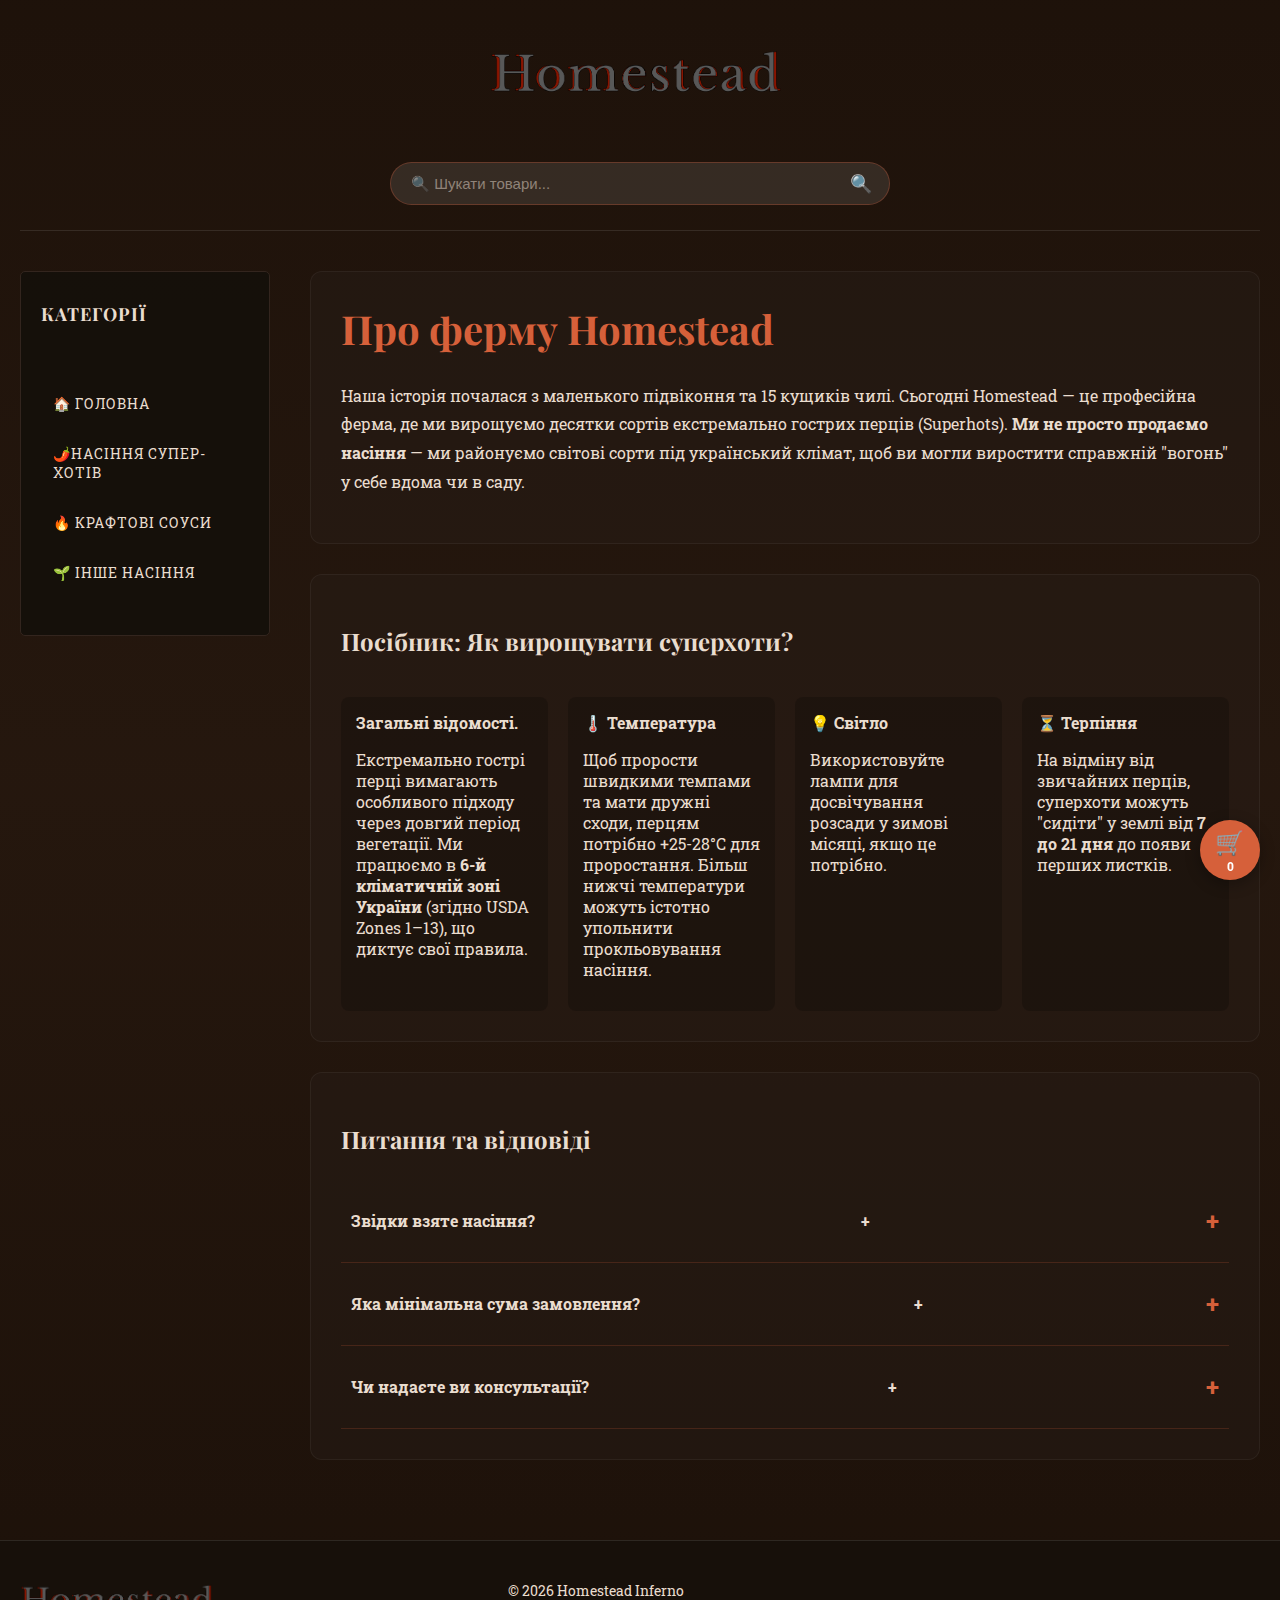
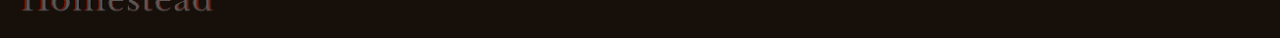
<file: faq.html>
<!DOCTYPE html>
<html lang="uk">
<head>
    <meta charset="UTF-8">
    <meta name="viewport" content="width=device-width, initial-scale=1.0">
    <title>FAQ та Історія - Homestead</title>
    <title>FAQ: Як вирощувати гострий перець та відповіді на питання — Homestead</title>
    <meta name="description" content="Дізнайтеся, як вирощувати екстремально гострі перці з насіння. Інструкції, поради щодо температури, світла та відповіді на часті питання від ферми Homestead Inferno.">
    <meta name="keywords" content="вирощування перцю з насіння, як виростити гострий перець, насіння гострого перцю поради, Homestead FAQ, доставка насіння по Україні">
    <script type="application/ld+json">
    {
      "@context": "https://schema.org",
      "@type": "FAQPage",
      "mainEntity": [{
        "@type": "Question",
        "name": "Звідки взяте насіння перцю?",
        "acceptedAnswer": {
          "@type": "Answer",
          "text": "Усе наше насіння зібране із власно вирощених рослин на фермі Homestead. Ми не займаємося перефасовкою, наше насіння — результат локальної селекції та районування."
        }
      }, {
        "@type": "Question",
        "name": "Яка мінімальна сума замовлення насіння?",
        "acceptedAnswer": {
          "@type": "Answer",
          "text": "Мінімальної суми замовлення немає. Ви можете замовити навіть одну позицію, враховуючи вартість доставки Новою Поштою (80-140 грн)."
        }
      }]
    }
    </script>
    <link href="https://fonts.googleapis.com/css2?family=Playfair+Display:wght@700&family=Roboto+Slab:wght@300;400;700&display=swap" rel="stylesheet">
    <link rel="stylesheet" href="style.css">

    <link rel="apple-touch-icon" sizes="57x57" href="apple-icon-57x57.png">
<link rel="apple-touch-icon" sizes="60x60" href="apple-icon-60x60.png">
<link rel="apple-touch-icon" sizes="72x72" href="apple-icon-72x72.png">
<link rel="apple-touch-icon" sizes="76x76" href="apple-icon-76x76.png">
<link rel="apple-touch-icon" sizes="114x114" href="apple-icon-114x114.png">
<link rel="apple-touch-icon" sizes="120x120" href="apple-icon-120x120.png">
<link rel="apple-touch-icon" sizes="144x144" href="apple-icon-144x144.png">
<link rel="apple-touch-icon" sizes="152x152" href="apple-icon-152x152.png">
<link rel="apple-touch-icon" sizes="180x180" href="apple-icon-180x180.png">
<link rel="icon" type="image/png" sizes="192x192"  href="android-icon-192x192.png">
<link rel="icon" type="image/png" sizes="32x32" href="favicon-32x32.png">
<link rel="icon" type="image/png" sizes="96x96" href="favicon-96x96.png">
<link rel="icon" type="image/png" sizes="16x16" href="favicon-16x16.png">
<link rel="manifest" href="manifest.json">
<meta name="msapplication-TileColor" content="#ffffff">
<meta name="msapplication-TileImage" content="ms-icon-144x144.png">
<meta name="theme-color" content="#ffffff">
    
    <style>
body {
            margin: 0;
            font-family: 'Roboto Slab', serif;
            color: var(--text-color);
        }
        /* Додаткові налаштування саме для FAQ, щоб все було чітко */
        .content-box {
            background: rgba(40, 30, 25, 0.4); /* Такий самий фон, як у карток товарів */
            border-radius: 12px;
            border: 1px solid rgba(255,255,255,0.05);
            padding: 30px;
            margin-bottom: 30px;
        }

        .content-box h2 {
            font-family: 'Playfair Display', serif;
            color: var(--primary-orange);
            border-bottom: 2px solid var(--primary-orange);
            display: inline-block;
            margin-bottom: 20px;
            padding-bottom: 5px;
        }

        .faq-item {
            border-bottom: 1px solid rgba(214, 96, 58, 0.2);
            padding: 15px 0;
        }

        .faq-question {
            font-weight: 700;
            color: var(--text-color);
            cursor: pointer;
            display: flex;
            justify-content: space-between;
            transition: 0.3s;
        }

        .faq-question:hover {
            color: var(--primary-orange);
        }

        .faq-answer {
            margin-top: 10px;
            display: none;
            color: #ccc;
            line-height: 1.6;
            font-weight: 300;
        }

        .step-grid {
            display: grid;
            grid-template-columns: repeat(auto-fit, minmax(200px, 1fr));
            gap: 20px;
            margin-top: 15px;
        }

        .step {
            background: rgba(0,0,0,0.2);
            padding: 15px;
            border-radius: 8px;
            border-left: 3px solid var(--primary-orange);
        }
         .logo-small {
            max-width: 300px;
            display: block;
            margin: 10 10 10;
        }
        /* --- БІЧНЕ МЕНЮ --- */
        .sidebar {
            background: var(--sidebar-bg);
            padding: 30px 20px;
            border-radius: 5px;
            height: fit-content;
           /* position: sticky;*/
            top: 20px;
            border: 1px solid #33251e;
        }

        .sidebar h3 {
            font-family: 'Playfair Display', serif;
            color: var(--primary-orange);
            text-transform: uppercase;
            margin-bottom: 20px;
            border-bottom: 1px solid var(--primary-orange);
            padding-bottom: 10px;
        }

        .sidebar nav ul {
            list-style: none;
            padding: 0;
            margin: 0;
        }

        .sidebar nav ul li {
            margin-bottom: 15px;
        }

        .sidebar nav ul li a {
            text-decoration: none;
            color: var(--text-color);
            text-transform: uppercase;
            font-size: 14px;
            letter-spacing: 1px;
            transition: 0.3s;
            display: block;
        }

        .sidebar nav ul li a:hover {
            color: var(--primary-orange);
            padding-left: 5px;
        }
    </style>
</head>
<body>

<div class="overlay">
    <div class="container">
        <header>
            <a href="index.html">
                <img src="homesteadlogo.png" alt="Homestead Logo" class="logo-small">
            </a>
            <!-- 🔍 БЛОК ПОШУКУ -->
    <div class="search-container" style="margin-top: 20px;">
        <input 
            type="text" 
            id="search-input" 
            placeholder="🔍 Шукати товари..."
            autocomplete="off"
        >
        <span class="search-icon">🔍</span>
        <div id="search-results"></div>
    </div>

        </header>

        <div class="main-layout">
             <aside class="sidebar">
                    <h3>Категорії</h3>
                    <nav>
                        <ul>
                            <li><a href="index.html">🏠 Головна</a></li>
                            <li><a href="seedsandseedlings.html">🌶️Насіння супер-хотів</a></li>
                            <li><a href="sauses.html">🔥 Крафтові Соуси</a></li>
                            <li><a href="otherseeds.html">🌱 Інше насіння</a></li>
                <!--        <li><a href="tomatos.html">🍅 Помідори</a></li> 
                            <li><a href="#">🌿 Спеції</a></li>
                            <li><a href="#">Сушений перець</a></li>                       -->
                        </ul>
                    </nav>
                </aside>

            <main>
                <article class="content-box">
                    <h1>Про ферму Homestead</h1>
                    <p style="line-height: 1.8;">Наша історія почалася з маленького підвіконня та 15 кущиків чилі. Сьогодні Homestead — це професійна ферма, де ми вирощуємо десятки сортів екстремально гострих перців (Superhots). 
                        <strong>Ми не просто продаємо насіння</strong> — ми районуємо світові сорти під український клімат, щоб ви могли виростити справжній "вогонь" у себе вдома чи в саду.</p>
                </article>

                <section class="content-box">
                    <h2>Посібник: Як вирощувати суперхоти?</h2>
                    <div class="step-grid">
                        <div class="step">
                            <strong style="color:var(--primary-orange)">Загальні відомості.</strong>
                            <p>Екстремально гострі перці вимагають особливого підходу через довгий період вегетації. Ми працюємо в <strong>6-й кліматичній зоні України</strong> (згідно USDA Zones 1–13), що диктує свої правила.</p>
                        </div>
                        <div class="step">
                            <strong style="color:var(--primary-orange)">🌡️ Температура</strong>
                            <p>Щоб прорости швидкими темпами та мати дружні сходи, перцям потрібно +25-28°C для проростання. Більш нижчі температури можуть істотно упольнити прокльовування насіння.</p>
                        </div>
                        <div class="step">
                            <strong style="color:var(--primary-orange)">💡 Світло</strong>
                            <p>Використовуйте лампи для досвічування розсади у зимові місяці, якщо це потрібно.</p>
                        </div>
                        <div class="step">
                            <strong style="color:var(--primary-orange)">⏳ Терпіння</strong>
                            <p>На відміну від звичайних перців, суперхоти можуть "сидіти" у землі від <strong>7 до 21 дня</strong> до появи перших листків.</p>
                        </div>
                    </div>
                </section>

                <section class="content-box">
                    <h2>Питання та відповіді</h2>
                    
                    <div class="faq-item">
                        <div class="faq-question" onclick="toggleFaq(this)">Звідки взяте насіння? <span>+</span></div>
                        <div class="faq-answer">Усе насіння — це наш власний збір. Ми відбираємо насіння тільки з найкращих плодів та найсильніших фенотипів. Це гарантує відповідність сорту та високу схожість.</div>
                    </div>

                    <div class="faq-item">
                        <div class="faq-question" onclick="toggleFaq(this)">Яка мінімальна сума замовлення? <span>+</span></div>
                        <div class="faq-answer">Ми цінуємо кожного садівника, тому <strong>мінімального замовлення немає</strong>. Ви можете придбати хоч один пакетик насіння або пляшку соусу. Доставка здійснюється Новою Поштою за тарифами перевізника.</div>
                    </div>
                    <div class="faq-item">
                        <div class="faq-question" onclick="toggleFaq(this)">Чи надаєте ви консультації? <span>+</span></div>
                        <div class="faq-answer">
                            Так! Після покупки ми не залишаємо вас наодинці з насінням. Ви завжди можете написати нам на пошту за порадою.
                        </div>
                </section>
            </main>
        </div>
    </div>
</div>

<footer>
    <div class="container footer-content">
        <img src="homesteadlogo.png" alt="Homestead" class="footer-logo-img">
        <div class="footer-contacts">
            <span>© 2026 Homestead Inferno</span>
        </div>
    </div>
</footer>

<a href="#" class="floating-cart" onclick="openCheckout(); return false;">
    <span class="cart-icon">🛒</span>
    <span id="cart-count">0</span>
</a>

<div id="checkoutModal" class="modal">
    <div class="modal-box">
        <span class="close-btn" onclick="closeCheckout()">&times;</span>
        <div id="modal-main-content">
             </div>
        <div id="success-msg"></div>
    </div>
</div>
<!--ВІКНО ЗАПОВНЕННЯ ЗАМОВЛЕНЬ-->

<div id="checkoutModal" class="modal">
    <div class="modal-box">
        <span class="close-btn" onclick="closeCheckout()">&times;</span>
        
        <div id="modal-main-content">
            <div class="form-side">
                <h2 style="color: var(--primary-orange); margin-top:0;">Оформлення</h2>
                <div class="form-group">
                    <label>Прізвище Ім'я По-батькові</label>
                    <input type="text" id="cust-name"name="name" autocomplete="name">
                </div>
                <div class="form-group">
                    <label>Телефон</label>
                    <input type="tel" id="cust-phone" name="phone" autocomplete="tel" placeholder="+380XXXXXXXXX" maxlength="13">
                </div>
<div class="form-group">
    <label>Спосіб доставки</label>
    <select id="cust-delivery">
        <option value="Відділення НП">Нова Пошта (Відділення)</option>
        <option value="Поштомат НП">Нова Пошта (Поштомат)</option>
        <option value="Кур'єр НП">Нова Пошта (Адресна доставка)</option>
    </select>
</div>

<div class="form-group">
    <label>Місто</label>
    <input type="text" id="cust-city" placeholder="Київ">
    <small style="opacity: 0.5; font-size: 10px;">Тільки населені пункти України</small>
</div>

<div class="form-group">
    <label>Відділення № або Адреса</label>
    <input type="text" id="cust-branch" placeholder="Наприклад: Відділення №10 або вул. Садова, 5">
</div>
<div class="form-group">
    <label>Електронна пошта</label>
    <input type="text" id="email" name="email" autocomplete="email" placeholder="">
</div>
                <div class="form-group">
                    <label>Коментар</label>
                    <textarea id="cust-comment"></textarea>
                </div>
            </div>

            <div class="summary-side">
                <div style="background: rgba(0,0,0,0.2); padding: 15px; border-radius: 8px;">
                    <h4 style="margin-top:0;">ВАШІ ТОВАРИ:<span onclick="clearFullCart()" style="color: #ff4d4d; cursor: pointer; font-size: 12px; float: right;">🗑️ Очистити все</span></h4>
                    <div id="final-list"></div> 
                    <div style="font-size: 20px; font-weight: bold; border-top: 1px solid #443; padding-top: 10px; text-align: right;">
                        Разом: <span id="final-price">0.00</span> 
                    </div>
                </div>
                <button class="add-btn" style="margin-top:20px; background:#6ba86b;" onclick="submitOrder()">Замовити</button>
            </div>
        </div>

        <div id="success-msg" style="display:none; text-align: center; width: 100%;">
            <h2>🌿 Замовлення прийнято!</h2>
            <p>Дякуємо, ми скоро зв'яжемося з вами.</p>
            <button class="add-btn" onclick="closeCheckout()">Закрити</button>
        </div>
    </div>
</div>

<script src="products.js"></script>
<script src="search.js"></script>
<script src="cart.js"></script>
<script src="catalog.js"></script>
<script src="product-page.js"></script>


<script>
    // Проста функція для відкриття питань
    function toggleFaq(el) {
        const answer = el.nextElementSibling;
        const span = el.querySelector('span');
        if (answer.style.display === "block") {
            answer.style.display = "none";
            span.innerText = "+";
        } else {
            answer.style.display = "block";
            span.innerText = "-";
        }
    }
</script>
</body>
</html>
</file>
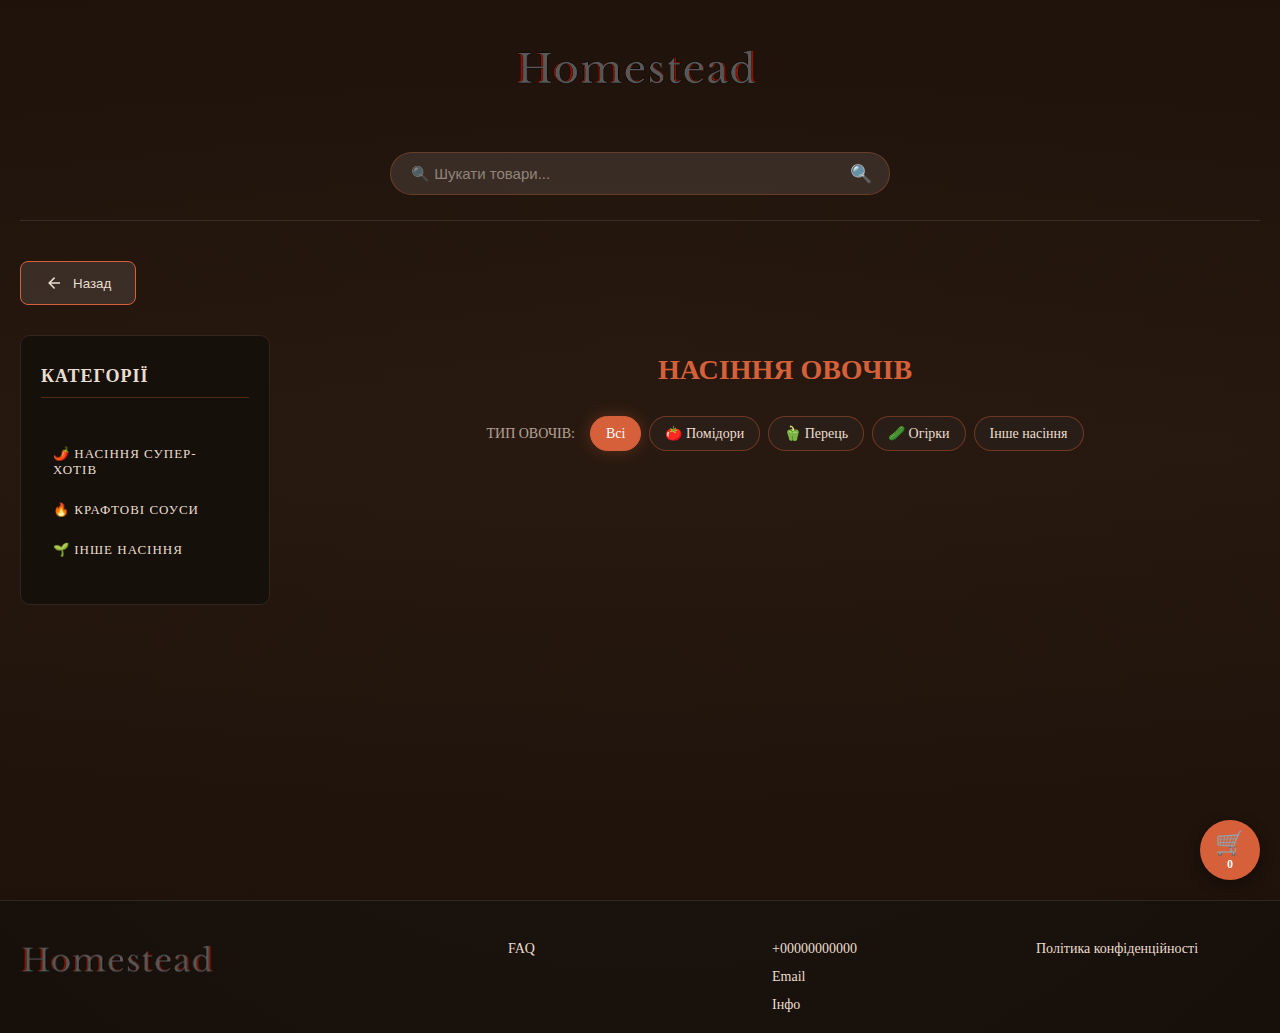
<file: otherseeds.html>
<!DOCTYPE html>
<html lang="uk">
<head>
    <meta charset="UTF-8">
    <meta name="viewport" content="width=device-width, initial-scale=1.0">
   <meta http-equiv="Content-Security-Policy" content="
    default-src 'self'; 
    style-src 'self' 'unsafe-inline' https://fonts.googleapis.com; 
    font-src 'self' https://fonts.gstatic.com; 
    script-src 'self' 'unsafe-inline' https://script.google.com; 
    connect-src 'self' https://script.google.com https://script.googleusercontent.com; 
    img-src 'self' data:;">

    <title>Купити насіння овочів — Homestead</title>
    <meta name="description" content="Каталог насіння овочів">
    <meta name="keywords" content="насіння, купити насіння перцю, насіння овочів, вирощування, насіння помідорів">

    <meta property="og:title" content="Насіння овочів — Homestead">
    <meta property="og:description" content="Великий вибір насіння. Вирости справжній вогонь вдома!">
    <meta property="og:image" content="1.PNG"> 

    <link href="https://fonts.googleapis.com/css2?family=Playfair+Display:wght@700&family=Roboto+Slab:wght@400;700&display=swap" rel="stylesheet">
    <link rel="stylesheet" href="style.css">

    <link rel="apple-touch-icon" sizes="57x57" href="apple-icon-57x57.png">
<link rel="apple-touch-icon" sizes="60x60" href="apple-icon-60x60.png">
<link rel="apple-touch-icon" sizes="72x72" href="apple-icon-72x72.png">
<link rel="apple-touch-icon" sizes="76x76" href="apple-icon-76x76.png">
<link rel="apple-touch-icon" sizes="114x114" href="apple-icon-114x114.png">
<link rel="apple-touch-icon" sizes="120x120" href="apple-icon-120x120.png">
<link rel="apple-touch-icon" sizes="144x144" href="apple-icon-144x144.png">
<link rel="apple-touch-icon" sizes="152x152" href="apple-icon-152x152.png">
<link rel="apple-touch-icon" sizes="180x180" href="apple-icon-180x180.png">
<link rel="icon" type="image/png" sizes="192x192"  href="android-icon-192x192.png">
<link rel="icon" type="image/png" sizes="32x32" href="favicon-32x32.png">
<link rel="icon" type="image/png" sizes="96x96" href="favicon-96x96.png">
<link rel="icon" type="image/png" sizes="16x16" href="favicon-16x16.png">
<link rel="manifest" href="manifest.json">
<meta name="msapplication-TileColor" content="#ffffff">
<meta name="msapplication-TileImage" content="ms-icon-144x144.png">
<meta name="theme-color" content="#ffffff">
</head>
<body class="otherseeds-page product-page-layout">

    <div class="overlay">
        <div class="container">
            <header>
                <a href="index.html">
                    <img src="homesteadlogo.png" alt="Homestead Logo" class="logo-small">
                </a>
                <!-- 🔍 БЛОК ПОШУКУ -->
    <div class="search-container" style="margin-top: 20px;">
        <input 
            type="text" 
            id="search-input" 
            placeholder="🔍 Шукати товари..."
            autocomplete="off"
        >
        <span class="search-icon">🔍</span>
        <div id="search-results"></div>
    </div>

            </header>
            
            <button class="back-btn" onclick="goBack()">
                <svg viewBox="0 0 24 24"><path d="M20,11V13H8L13.5,18.5L12.08,19.92L4.16,12L12.08,4.08L13.5,5.5L8,11H20Z"></path></svg>
                Назад
            </button>

            <div class="main-layout">
                <aside class="sidebar">
                    <h3>Категорії</h3>
                    <nav>
                        <ul>
                            <li><a href="seedsandseedlings.html">🌶️ Насіння супер-хотів</a></li>
                            <li><a href="sauces.html">🔥 Крафтові Соуси</a></li>
                            <li><a href="otherseeds.html">🌱 Інше насіння</a></li>
                        </ul>
                    </nav>
                </aside>

                <main class="products-grid"data-category="otherseeds">
                    <h1 class="page-title">Насіння овочів</h1>


<div class="filter-section">
    <span class="filter-title">Тип овочів:</span>
    <div class="filter-buttons">
        <button class="filter-btn active" data-heat="all">Всі</button>
        <button class="filter-btn" data-heat="1">🍅 Помідори</button>
        <button class="filter-btn" data-heat="2">🫑 Перець</button>
        <button class="filter-btn" data-heat="3">🥒 Огірки</button>
        <button class="filter-btn" data-heat="4">Інше насіння</button>
    </div>
</div>
<div id="catalog-container" class="products-grid-inner">
    </div>
                </main>
            </div>
        </div>
    </div>

    <footer>
        <div class="container footer-content">
            <div class="footer-logo">
                <img src="homesteadlogo.png" alt="Homestead" class="footer-logo-img">
            </div>
            
            <div class="footer-links">
                <a href="faq.html">FAQ</a>
            </div>
            <div class="footer-contacts">
                <span>+00000000000</span>
                <a href="mailto:email@example.com">Email</a>
                <a href="faq.html">Інфо</a>
            </div>
            <div class="footer-pp">
                    <a href="privacy.html">Політика конфіденційності</a>
                </div>
        </div>
    </footer>

    <a href="#" class="floating-cart" onclick="openCheckout(); return false;">
        <span class="cart-icon">🛒</span>
        <span id="cart-count">0</span>
    </a>

    <div id="checkoutModal" class="modal">
        <div class="modal-box">
            <span class="close-btn" onclick="closeCheckout()">&times;</span>
            
            <div id="modal-main-content" style="display: grid; grid-template-columns: 1fr 300px; gap: 40px; width: 100%;">
                <div class="form-side">
                    <h2 style="color: var(--primary-orange); margin-top:0;">Оформлення</h2>
                    <div class="form-group">
                        <label>Прізвище Ім'я По-батькові</label>
                        <input type="text" id="cust-name">
                    </div>
                    <div class="form-group">
                        <label>Телефон</label>
                        <input type="tel" id="cust-phone" placeholder="+38XXXXXXXXXX" maxlength="13">
                    </div>
                    <div class="form-group">
                        <label>Спосіб доставки</label>
                        <select id="cust-delivery">
                            <option value="Відділення НП">Нова Пошта (Відділення)</option>
                            <option value="Поштомат НП">Нова Пошта (Поштомат)</option>
                            <option value="Кур'єр НП">Нова Пошта (Адресна доставка)</option>
                        </select>
                    </div>

                    <div class="form-group">
                        <label>Місто</label>
                        <input type="text" id="cust-city" placeholder="Київ">
                        <small style="opacity: 0.5; font-size: 10px;">Тільки населені пункти України</small>
                    </div>

                    <div class="form-group">
                        <label>Відділення № або Адреса</label>
                        <input type="text" id="cust-branch" placeholder="Наприклад: Відділення №10 або вул. Садова, 5">
                    </div>
                    <div class="form-group">
                        <label>Електронна пошта</label>
                        <input type="text" id="email" placeholder="">
                    </div>
                    <div class="form-group">
                        <label>Коментар</label>
                        <textarea id="cust-comment"></textarea>
                    </div>
                    <!-- HONEYPOT: Приховане поле для захисту від ботів -->
<div class="form-group" style="position: absolute; left: -9999px; opacity: 0;">
    <label>Веб-сайт (не заповнюйте це поле)</label>
    <input type="text" id="website_url" name="website_url" tabindex="-1" autocomplete="off">
</div>
                </div>

                <div class="summary-side">
                    <div style="background: rgba(0,0,0,0.2); padding: 15px; border-radius: 8px;">
                        <h4 style="margin-top:0;">ВАШІ ТОВАРИ:</h4>
                        <div id="final-list"></div> 
                        <div style="font-size: 20px; font-weight: bold; border-top: 1px solid #443; padding-top: 10px; text-align: right;">
                            Разом: <span id="final-price">0.00</span>
                        </div>
                    </div>
                    <button class="add-btn" style="margin-top:20px; background:#6ba86b;" onclick="submitOrder()">Замовити</button>
                </div>
            </div>

            <div id="success-msg" style="display:none; text-align: center; width: 100%;">
                <h2>🌿 Замовлення прийнято!</h2>
                <p>Номер вашого замовлення: <span id="orderNumberDisplay"></span></p>
                <p>Дякуємо, ми скоро зв'яжемося з вами.</p>
                <button class="add-btn" onclick="closeCheckout()">Закрити</button>
            </div>
        </div>
    </div>

    <script src="products.js"></script>
    <script src="search.js"></script>
    <script src="cart.js"></script>
    <script src="catalog.js"></script>
</body>
</html>
</file>
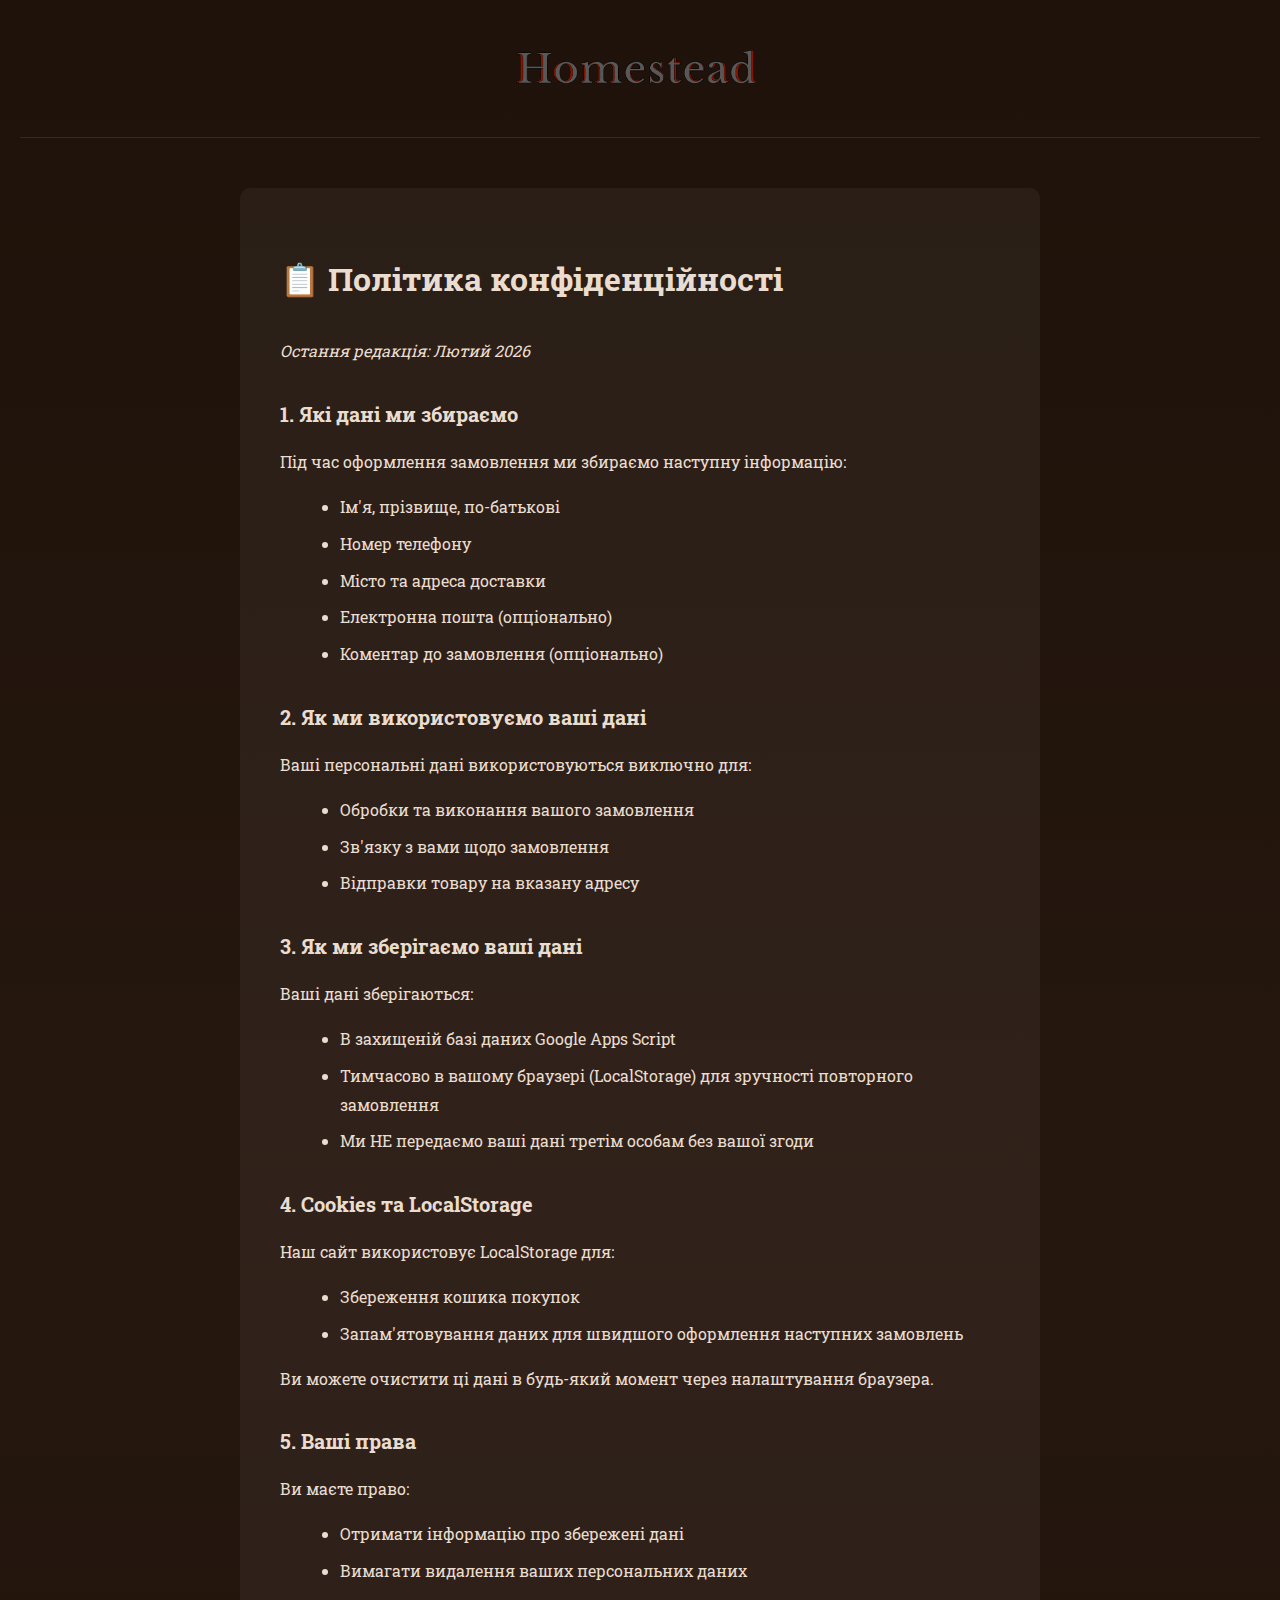
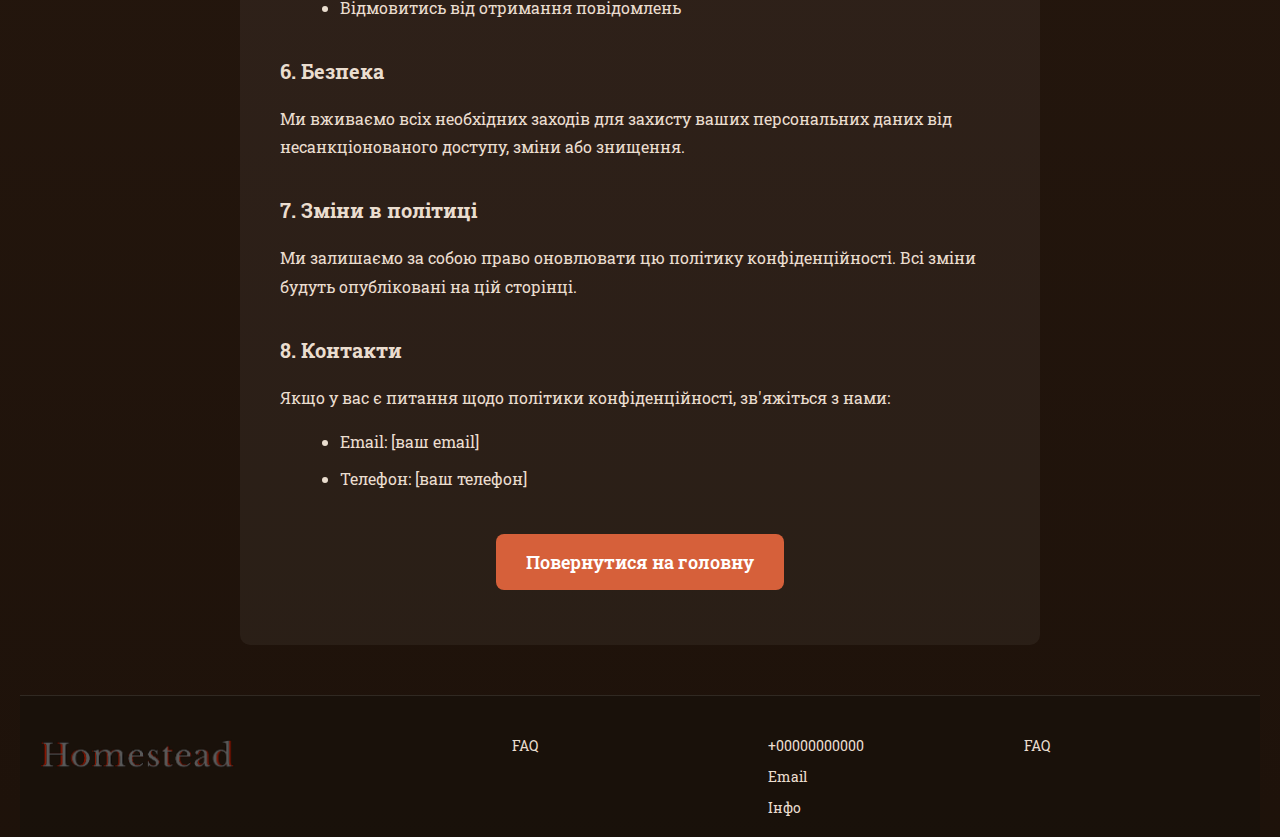
<file: privacy.html>
<!DOCTYPE html>
<html lang="uk">
<head>
    <meta charset="UTF-8">
    <meta name="viewport" content="width=device-width, initial-scale=1.0">
    <title>Політика конфіденційності - Homestead</title>
    <link rel="stylesheet" href="style.css">
    <style>
        .privacy-container {
            max-width: 800px;
            margin: 50px auto;
            padding: 40px;
            background: rgba(255, 255, 255, 0.05);
            border-radius: 10px;
            line-height: 1.8;
        }
        .privacy-container h1 {
            color: var(--primary-orange);
            margin-bottom: 30px;
        }
        .privacy-container h2 {
            color: var(--primary-orange);
            margin-top: 30px;
            margin-bottom: 15px;
            font-size: 20px;
        }
        .privacy-container p {
            margin-bottom: 15px;
        }
        .privacy-container ul {
            margin-left: 20px;
            margin-bottom: 15px;
        }
        .privacy-container li {
            margin-bottom: 8px;
        }
    </style>
</head>
<body>
    <div class="overlay">
        <div class="container">
            <header>
                <a href="index.html">
                    <img src="homesteadlogo.png" alt="Homestead Logo" class="logo-small">
                </a>
            </header>

            <div class="privacy-container">
                <h1>📋 Політика конфіденційності</h1>
                
                <p><em>Остання редакція: Лютий 2026</em></p>

                <h2>1. Які дані ми збираємо</h2>
                <p>Під час оформлення замовлення ми збираємо наступну інформацію:</p>
                <ul>
                    <li>Ім'я, прізвище, по-батькові</li>
                    <li>Номер телефону</li>
                    <li>Місто та адреса доставки</li>
                    <li>Електронна пошта (опціонально)</li>
                    <li>Коментар до замовлення (опціонально)</li>
                </ul>

                <h2>2. Як ми використовуємо ваші дані</h2>
                <p>Ваші персональні дані використовуються виключно для:</p>
                <ul>
                    <li>Обробки та виконання вашого замовлення</li>
                    <li>Зв'язку з вами щодо замовлення</li>
                    <li>Відправки товару на вказану адресу</li>
                </ul>

                <h2>3. Як ми зберігаємо ваші дані</h2>
                <p>Ваші дані зберігаються:</p>
                <ul>
                    <li>В захищеній базі даних Google Apps Script</li>
                    <li>Тимчасово в вашому браузері (LocalStorage) для зручності повторного замовлення</li>
                    <li>Ми НЕ передаємо ваші дані третім особам без вашої згоди</li>
                </ul>

                <h2>4. Cookies та LocalStorage</h2>
                <p>Наш сайт використовує LocalStorage для:</p>
                <ul>
                    <li>Збереження кошика покупок</li>
                    <li>Запам'ятовування даних для швидшого оформлення наступних замовлень</li>
                </ul>
                <p>Ви можете очистити ці дані в будь-який момент через налаштування браузера.</p>

                <h2>5. Ваші права</h2>
                <p>Ви маєте право:</p>
                <ul>
                    <li>Отримати інформацію про збережені дані</li>
                    <li>Вимагати видалення ваших персональних даних</li>
                    <li>Відмовитись від отримання повідомлень</li>
                </ul>

                <h2>6. Безпека</h2>
                <p>Ми вживаємо всіх необхідних заходів для захисту ваших персональних даних від несанкціонованого доступу, зміни або знищення.</p>

                <h2>7. Зміни в політиці</h2>
                <p>Ми залишаємо за собою право оновлювати цю політику конфіденційності. Всі зміни будуть опубліковані на цій сторінці.</p>

                <h2>8. Контакти</h2>
                <p>Якщо у вас є питання щодо політики конфіденційності, зв'яжіться з нами:</p>
                <ul>
                    <li>Email: [ваш email]</li>
                    <li>Телефон: [ваш телефон]</li>
                </ul>

                <p style="margin-top: 40px; text-align: center;">
                    <a href="index.html" class="add-btn" style="display: inline-block; width: auto; padding: 12px 30px;">
                        Повернутися на головну
                    </a>
                </p>
            </div>

            <footer>
        <div class="container footer-content">
            <div class="footer-logo">
                <img src="homesteadlogo.png" alt="Homestead" class="footer-logo-img">
            </div>
            
            <div class="footer-links">
                <a href="faq.html">FAQ</a>
            </div>
            <div class="footer-contacts">
                <span>+00000000000</span>
                <a href="mailto:email@example.com">Email</a>
                <a href="faq.html">Інфо</a>
            </div>
            <div class="footer-pp">
                    <a href="privacy.html">FAQ</a>
                </div>
        </div>
    </footer>
        </div>
    </div>
</body>
</html>
</file>
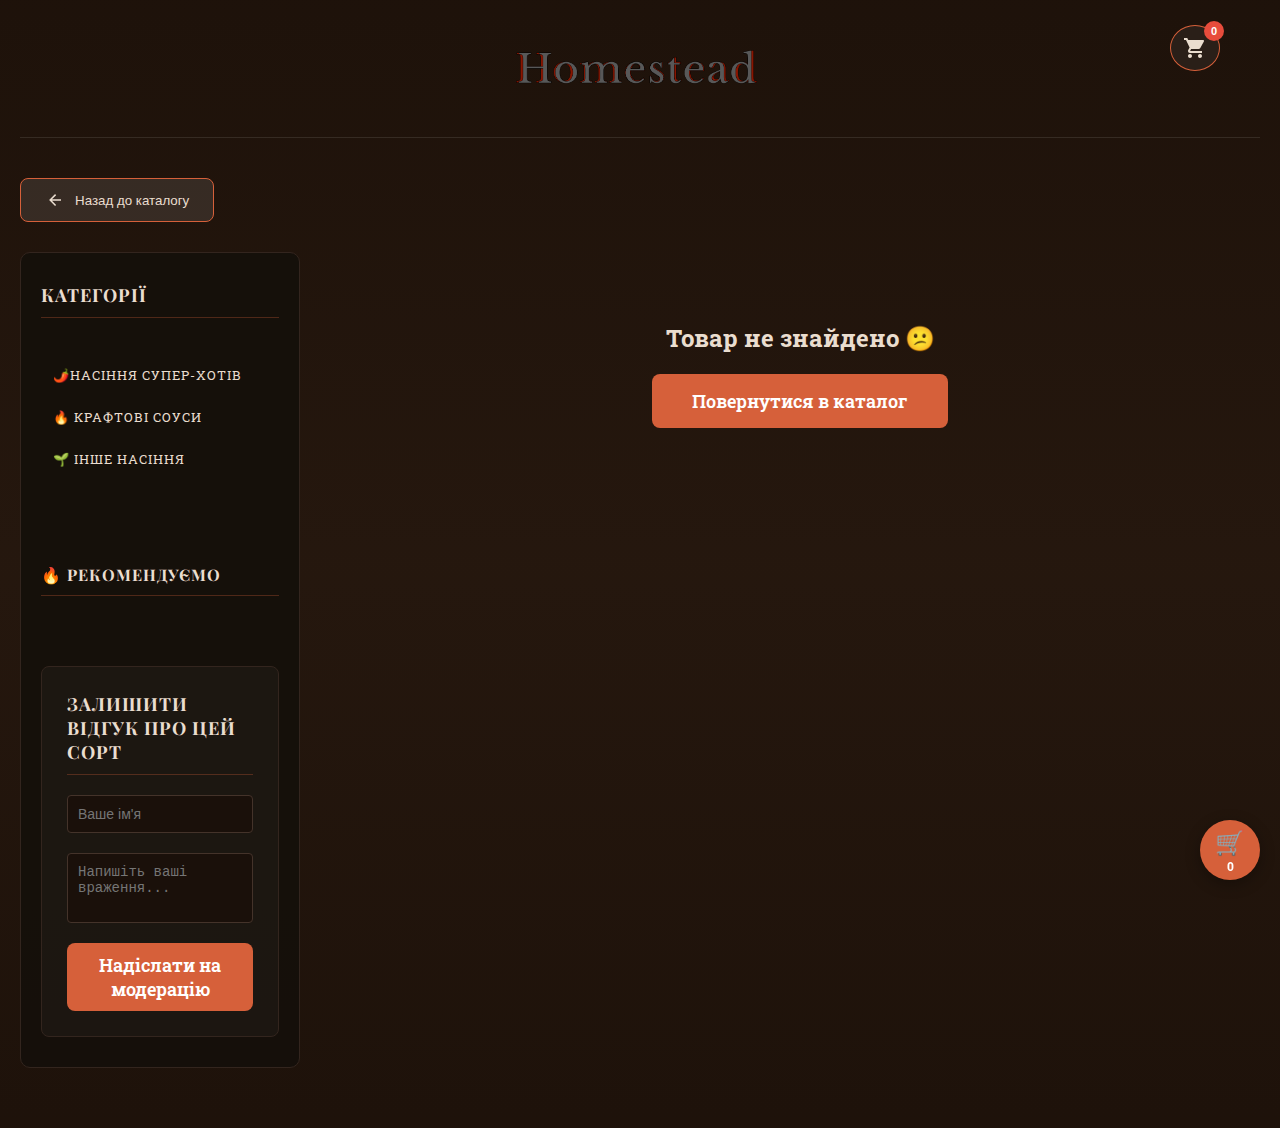
<file: product.html>
<!DOCTYPE html>
<html lang="uk">
<head>
    <meta charset="UTF-8">
    <meta name="viewport" content="width=device-width, initial-scale=1.0">
    <title id="meta-title">Купити насіння гострих перців, супер-гострі соуси  - Homestead</title> <link href="https://fonts.googleapis.com/css2?family=Playfair+Display:wght@700&family=Roboto+Slab:wght@300;400;700&display=swap" rel="stylesheet">
    <meta name="description" id="meta-description" content="Купити насіння гострих перців та соуси в магазині Homestead">
<meta property="og:title" id="og-title" content="Товар Homestead">
<meta property="og:description" id="og-description" content="Найкраще насіння та соуси">
<meta property="og:image" id="og-image" content="">
    <link rel="stylesheet" href="style.css"> 
    <script type="application/ld+json" id="product-schema"></script>
    
</head>
<body>

<div class="overlay">
    <div class="container">
        <header>
             <a href="index.html">
                 <img src="homesteadlogo.png" alt="Homestead Logo" class="logo-small">
             </a>
            <div class="cart-wrapper">
                <button class="cart-icon-btn">
                    <svg class="cart-icon-svg" viewBox="0 0 24 24"><path d="M7 18c-1.1 0-1.99.9-1.99 2S5.9 22 7 22s2-.9 2-2-.9-2-2-2zM1 2v2h2l3.6 7.59-1.35 2.45c-.16.28-.25.61-.25.96 0 1.1.9 2 2 2h12v-2H7.42c-.14 0-.25-.11-.25-.25l.03-.12.9-1.63h7.45c.75 0 1.41-.41 1.75-1.03l3.58-6.49c.08-.14.12-.31.12-.48 0-.55-.45-1-1-1H5.21l-.94-2H1zm16 16c-1.1 0-1.99.9-1.99 2s.89 2 1.99 2 2-.9 2-2-.9-2-2-2z"/></svg>
                    <div class="cart-badge" id="cart-count">0</div>
                </button>
                <div class="cart-dropdown">
                    <div id="cart-items-list" class="cart-items-list cart-items-container">
                        <p style="text-align: center; opacity: 0.5;">Кошик порожній</p>
                    </div>
                    <div style="display: flex; justify-content: space-between; margin-bottom: 15px; font-weight: bold;">
                        <span>Разом:</span> 
                        <span id="cart-total" class="total-price-display">0.00</span>
                    </div>
                    <button class="add-btn" style="padding: 12px;" onclick="openCheckout()">Оформити</button>
                </div>
            </div>
        </header>

        <button class="back-btn" onclick="goBack()">
            <svg style="width:20px" viewBox="0 0 24 24"><path fill="currentColor" d="M20,11V13H8L13.5,18.5L12.08,19.92L4.16,12L12.08,4.08L13.5,5.5L8,11H20Z"></path></svg>
            Назад до каталогу
        </button>

        <div class="main-grid">
            <aside class="sidebar">
                <h3>Категорії</h3>
                <ul>
                    <li><a href="seedsandseedlings.html">🌶️Насіння супер-хотів</a></li>
                    <li><a href="sauces.html">🔥 Крафтові Соуси</a></li>
                    <li><a href="otherseeds.html">🌱 Інше насіння</a></li>
                </ul>
                <div class="sidebar-rec-wrapper" style="margin-top: 50px;">
        <h3 style="font-size: 16px; margin-bottom: 20px;">🔥 Рекомендуємо</h3>
        <div id="sidebar-rec-grid">
            </div>
            <div id="review-form-section" style="margin-top: 50px; padding: 25px; background: rgba(255,255,255,0.03); border: 1px solid #33251e;">
    <h4 style="color: var(--primary-orange); margin-top: 0;">Залишити відгук про цей сорт</h4>
    
    <div style="display: flex; flex-direction: column; gap: 10px; margin-top: 15px;">
        <input type="text" id="rev-author" placeholder="Ваше ім'я" 
               style="background: #1a100a; border: 1px solid #44332a; color: white; padding: 10px;">
        
        <textarea id="rev-text" rows="3" placeholder="Напишіть ваші враження..." 
                  style="background: #1a100a; border: 1px solid #44332a; color: white; padding: 10px; resize: none;"></textarea>
        
        <button class="add-btn" style="width: auto; padding: 10px 25px;" onclick="sendReview()">
            Надіслати на модерацію
        </button>
    </div>
</div>
        </button>
            </aside>


            <main class="product-page">
                <div class="gallery-col">
                    <div class="main-img-wrap">
                        <button class="nav-arrow left" onclick="changeImage(-1)">&#10094;</button>
                        <img id="main-view" src="" alt="Фото товару">
                        <button class="nav-arrow right" onclick="changeImage(1)">&#10095;</button>
                    </div>
                    
                    <div class="thumbs-grid" id="gallery-thumbs"></div>

                    <div class="product-specs" style="margin-top: 20px; border-top: 1px solid rgba(214, 96, 58, 0.3); padding-top: 15px;">
                        <table style="width: 100%; font-size: 14px; border-collapse: collapse;">
                            <tr style="border-bottom: 1px solid rgba(255,255,255,0.05);">
                                <td style="padding: 8px 0; opacity: 0.7;">Термін дозрівання:</td>
                                <td style="padding: 8px 0; text-align: right;" id="spec-maturity"></td>
                            </tr>
                            <tr style="border-bottom: 1px solid rgba(255,255,255,0.05);">
                                <td style="padding: 8px 0; opacity: 0.7;">Висота рослини:</td>
                                <td style="padding: 8px 0; text-align: right;" id="spec-height"></td>
                            </tr>
                            <tr>
                                <td style="padding: 8px 0; opacity: 0.7;">Вид:</td>
                                <td style="padding: 8px 0; text-align: right; color: #ff4d00;" id="spec-species"></td>
                            </tr>
                        </table>
                    </div>

                    <p id="product-tips" style="font-size: 13px; color: #888; display: none;">
                        <i></i>
                    </p>
                </div>

                <div class="info-col">
                    <span class="heat-tag" id="product-heat"></span>
                    
                    <h1 id="p-name">Завантаження...</h1>
                    
                    <div id="p-desc" style="line-height: 1.8; opacity: 0.8; margin-bottom: 20px;"></div>

                    <div class="price-big" id="p-price" data-val="0" data-allow-sale="true">
                        0.00 <span style="font-size: 16px; opacity: 0.6; font-weight: normal;">/ 5 шт.</span>
                    </div>    

                    <div style="display: flex; gap: 15px; margin-top: 30px;">
                        <input type="number" id="p-qty" value="1" min="1" style="width: 60px; background: #1a120e; border: 1px solid #44332a; color: white; text-align: center;">
                        <button class="add-btn" onclick="pushToCart()">Додати у кошик</button>
                    </div>

                    <div class="product-meta" style="margin-top: 25px; border-top: 1px dashed #443; padding-top: 15px;">
                        <p style="margin: 5px 0; font-size: 14px; opacity: 0.8;">
                            <strong>Кількість:</strong> <span id="meta-count"></span>
                        </p>
                        <p style="margin: 5px 0; font-size: 14px; opacity: 0.8;">
                            <strong>Пакування:</strong> <span id="meta-pack"></span>
                        </p>
                        <p style="margin: 5px 0; font-size: 14px; opacity: 0.8;">
                            <strong>Рік збору:</strong> <span id="meta-year"></span>
                        </p>
                    </div>
                </div>
            </main>
        </div>
    </div>
</div>

<a href="#" class="floating-cart" onclick="openCheckout(); return false;">
    <span class="cart-icon">🛒</span>
    <span id="cart-count">0</span>
</a>

<div id="checkoutModal" class="modal">
        <div class="modal-box">
            <span class="close-btn" onclick="closeCheckout()">&times;</span>
            
            <div id="modal-main-content" style="display: grid; grid-template-columns: 1fr 300px; gap: 40px; width: 100%;">
                <div class="form-side">
                    <h2 style="color: var(--primary-orange); margin-top:0;">Оформлення</h2>
                    <div class="form-group">
                        <label>Прізвище Ім'я По-батькові</label>
                        <input type="text" id="cust-name">
                    </div>
                    <div class="form-group">
                        <label>Телефон</label>
                        <input type="tel" id="cust-phone" placeholder="+38XXXXXXXXXX" maxlength="13">
                    </div>
                    <div class="form-group">
                        <label>Спосіб доставки</label>
                        <select id="cust-delivery">
                            <option value="Відділення НП">Нова Пошта (Відділення)</option>
                            <option value="Поштомат НП">Нова Пошта (Поштомат)</option>
                            <option value="Кур'єр НП">Нова Пошта (Адресна доставка)</option>
                        </select>
                    </div>

                    <div class="form-group">
                        <label>Місто</label>
                        <input type="text" id="cust-city" placeholder="Київ">
                        <small style="opacity: 0.5; font-size: 10px;">Тільки населені пункти України</small>
                    </div>

                    <div class="form-group">
                        <label>Відділення № або Адреса</label>
                        <input type="text" id="cust-branch" placeholder="Наприклад: Відділення №10 або вул. Садова, 5">
                    </div>
                    <div class="form-group">
                        <label>Електронна пошта</label>
                        <input type="text" id="email" placeholder="">
                    </div>
                    <div class="form-group">
                        <label>Коментар</label>
                        <textarea id="cust-comment"></textarea>
                    </div>
                </div>

                <div class="summary-side">
                    <div style="background: rgba(0,0,0,0.2); padding: 15px; border-radius: 8px;">
                        <h4 style="margin-top:0;">ВАШІ ТОВАРИ:</h4>
                        <div id="final-list"></div> 
                        <div style="font-size: 20px; font-weight: bold; border-top: 1px solid #443; padding-top: 10px; text-align: right;">
                            Разом: <span id="final-price">0.00</span>
                        </div>
                    </div>
                    <button class="add-btn" style="margin-top:20px; background:#6ba86b;" onclick="submitOrder()">Замовити</button>
                </div>
            </div>

            <div id="success-msg" style="display:none; text-align: center; width: 100%;">
                <h2>🌿 Замовлення прийнято!</h2>
                <p>Дякуємо, ми скоро зв'яжемося з вами.</p>
                <button class="add-btn" onclick="closeCheckout()">Закрити</button>
            </div>
        </div>
    </div>

 <script src="products.js"></script>
    <script src="cart.js"></script>
    <script src="catalog.js"></script>
<script src="product-page.js"></script>

</body>
</html>
</file>
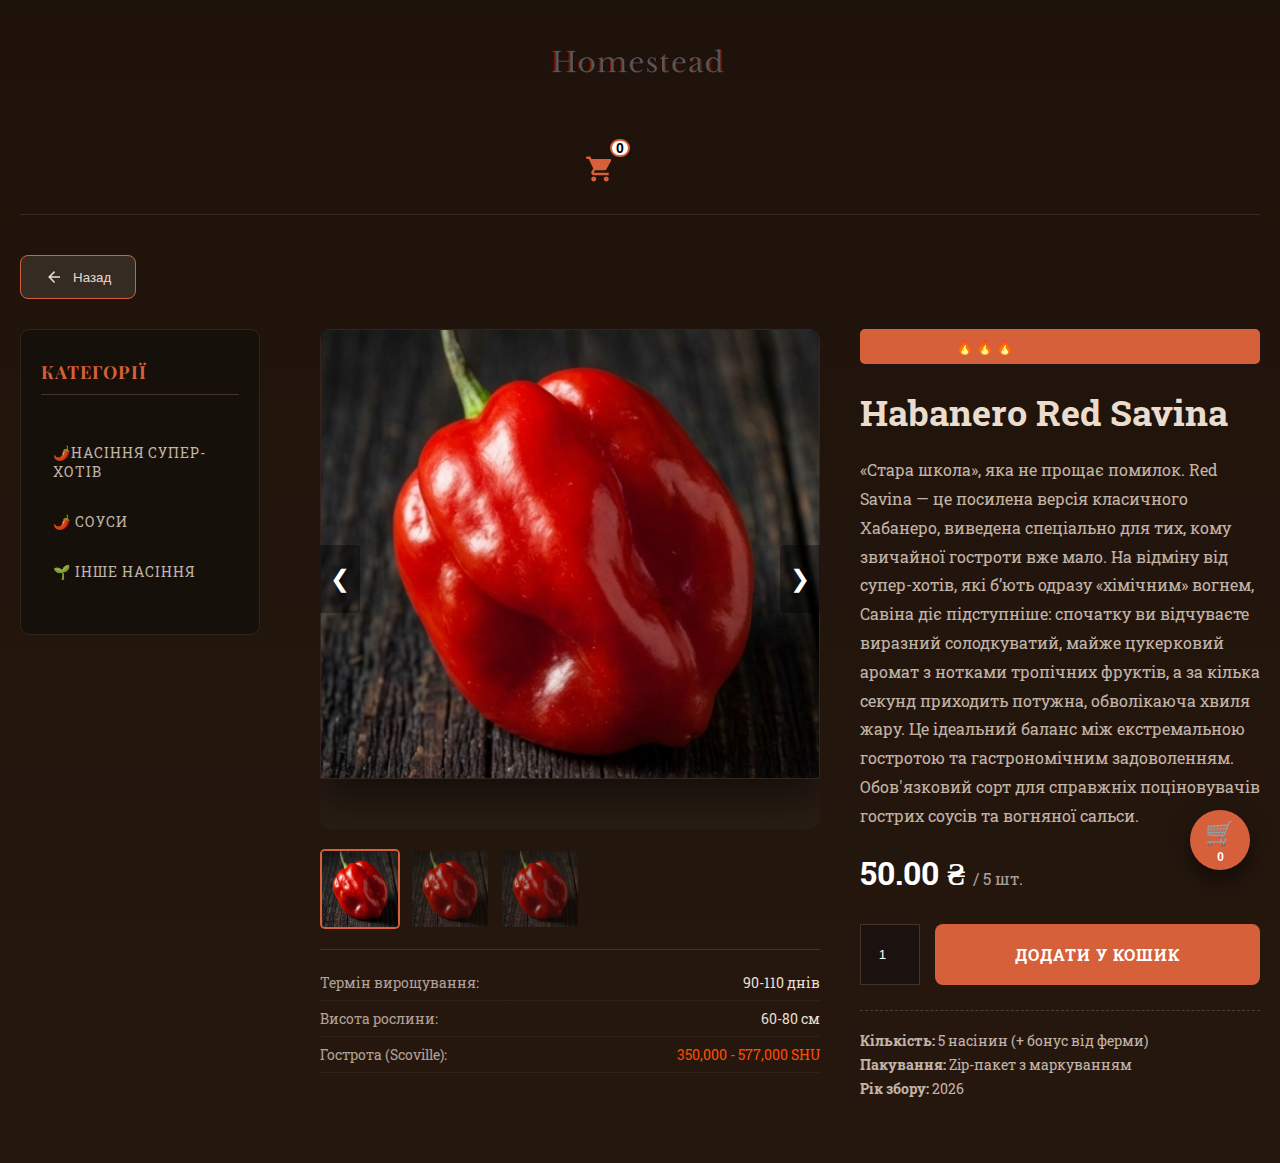
<file: productHabaneroRedSavina.html>
<!DOCTYPE html>
<html lang="uk">
<head>
    <meta charset="UTF-8">
    <meta name="viewport" content="width=device-width, initial-scale=1.0">
    <title>Habanero Red Savina - Homestead</title>
    <link href="https://fonts.googleapis.com/css2?family=Playfair+Display:wght@700&family=Roboto+Slab:wght@300;400;700&display=swap" rel="stylesheet">
    <link rel="stylesheet" href="style.css">
    <style>
        :root {
            --primary-orange: #d6603a;
            --text-color: #eaddcf;
            --sidebar-bg: rgba(20, 15, 10, 0.9);
            --cart-bg: #2a1f18;
            --modal-overlay: rgba(0, 0, 0, 0.9);
        }

        body {
            margin: 0;
            font-family: 'Roboto Slab', serif;
            color: var(--text-color);
            background: #1a100a url('https://images.unsplash.com/photo-1591586566735-a9b0c034336c?q=80&w=1920') no-repeat center center fixed;
            background-size: cover;
        }

        .overlay {
            background: linear-gradient(to bottom, rgba(30,18,10,0.96), rgba(40,25,15,0.85));
            min-height: 100vh;
        }

        .container { max-width: 1300px; margin: 0 auto; padding: 0 20px; }

        /* --- ХЕДЕР ТА КОШИК --- */
        header {
            padding: 25px 0;
            display: flex;
            justify-content: space-between;
            align-items: center;
            border-bottom: 1px solid rgba(255,255,255,0.1);
            margin-bottom: 40px;
            position: relative;
            z-index: 100;
        }

        .logo-small { max-width: 180px; height: auto; }

        .cart-wrapper { position: relative; }
        .cart-icon-btn {
            background: none; border: none; cursor: pointer; padding: 10px; position: relative;
        }
        .cart-icon-svg { width: 30px; height: 30px; fill: var(--primary-orange); transition: 0.3s; }
        .cart-badge {
            position: absolute; top: 0; right: 0; background: #d64520; color: white;
            font-size: 11px; font-weight: bold; width: 18px; height: 18px;
            border-radius: 50%; display: flex; align-items: center; justify-content: center;
        }

        .cart-dropdown {
            position: absolute; top: 100%; right: 0; width: 320px; background: var(--cart-bg);
            border: 1px solid var(--primary-orange); padding: 20px; display: none;
            box-shadow: 0 10px 40px rgba(0,0,0,0.8);
        }
        .cart-wrapper:hover .cart-dropdown { display: block; }

        .cart-items-list { max-height: 250px; overflow-y: auto; margin-bottom: 15px; }
        .cart-item-row { 
            display: flex; justify-content: space-between; padding: 10px 0; 
            border-bottom: 1px solid rgba(255,255,255,0.05); font-size: 14px;
        }

        /* --- ОСНОВНИЙ МАКЕТ --- */
        .main-grid { display: grid; grid-template-columns: 240px 1fr; gap: 60px; }

        /* САЙДБАР */
        .sidebar h3 { font-family: 'Playfair Display', serif; color: var(--primary-orange); text-transform: uppercase; border-bottom: 1px solid #44332a; padding-bottom: 10px; }
        .sidebar ul { list-style: none; padding: 0; }
        .sidebar li { margin-bottom: 15px; }
        .sidebar a { text-decoration: none; color: var(--text-color); font-size: 14px; text-transform: uppercase; transition: 0.3s; opacity: 0.8; }
        .sidebar a:hover { color: var(--primary-orange); opacity: 1; padding-left: 5px; }

        /* ТОВАР */
        .product-page { display: grid; grid-template-columns: 1fr 1fr; gap: 40px; }
        
        .main-img-wrap img { width: 100%; height: 450px; object-fit: cover; border: 1px solid #33251e; box-shadow: 0 20px 40px rgba(0,0,0,0.5); }
        .thumbs-grid { display: flex; gap: 10px; margin-top: 15px; }
        .thumb-img { width: 80px; height: 80px; object-fit: cover; cursor: pointer; border: 2px solid transparent; opacity: 0.6; transition: 0.3s; }
        .thumb-img.active { border-color: var(--primary-orange); opacity: 1; }

        .product-info h1 { font-family: 'Playfair Display', serif; font-size: 42px; margin: 0 0 10px; }
        .price-big { font-size: 32px; font-weight: bold; margin: 20px 0; color: #fff; }
        .heat-tag { color: var(--primary-orange); font-weight: bold; margin-bottom: 20px; display: block; text-transform: uppercase; }
        
        .add-btn {
            background: var(--primary-orange); color: white; border: none; width: 100%;
            padding: 20px; font-weight: bold; text-transform: uppercase; letter-spacing: 1px;
            cursor: pointer; transition: 0.3s; font-size: 16px;
        }
        .add-btn:hover { background: #f0744a; transform: translateY(-2px); }

        /* --- СТИЛІ ДЛЯ СТРІЛОК ГАЛЕРЕЇ --- */
.main-img-wrap { position: relative; } /* Робимо контейнер головним для позиціювання */

.nav-arrow {
    position: absolute;
    top: 50%;
    transform: translateY(-50%);
    background: rgba(0, 0, 0, 0.4);
    color: white;
    border: none;
    padding: 20px 10px;
    cursor: pointer;
    font-size: 24px;
    transition: 0.3s;
    z-index: 5;
    display: flex;
    align-items: center;
    justify-content: center;
}

.nav-arrow:hover { background: var(--primary-orange); }
.nav-arrow.left { left: 0; border-radius: 0 4px 4px 0; }
.nav-arrow.right { right: 0; border-radius: 4px 0 0 4px; }

/* Стиль для випадаючого списку доставки */
select#cust-delivery {
    width: 100%;
    background: #1a120e;
    border: 1px solid #44332a;
    color: white;
    padding: 12px;
    margin-bottom: 15px;
    font-family: inherit;
    cursor: pointer;
    outline: none;
}
select#cust-delivery option { background: #231a14; }

        /* МОДАЛЬНЕ ВІКНО */
        .modal { 
            display: none; position: fixed; top:0; left:0; width: 100%; height: 100%; 
            background: var(--modal-overlay); z-index: 2000; justify-content: center; align-items: center; 
            backdrop-filter: blur(8px);
        }
        .modal-box { 
            background: #231a14; width: 95%; max-width: 900px; padding: 40px; 
            border: 1px solid var(--primary-orange); position: relative;
            display: grid; grid-template-columns: 1fr 300px; gap: 40px;
        }
        .close-btn { position: absolute; top: 15px; right: 20px; font-size: 30px; cursor: pointer; color: #888; }

        /* Робимо поля вводу більш стильними */
.form-group input, .form-group select, .form-group textarea {
    width: 100%;
    background: #1a120e;
    border: 1px solid #44332a;
    color: white;
    padding: 12px;
    border-radius: 4px;
    transition: border-color 0.3s, box-shadow 0.3s;
}

/* Підсвітка поля при натисканні */
.form-group input:focus, .form-group select:focus {
    border-color: var(--primary-orange);
    box-shadow: 0 0 8px rgba(214, 96, 58, 0.3);
    outline: none;
}

/* Розділення форми на логічні блоки */
.form-side h2 {
    border-bottom: 2px solid var(--primary-orange);
    display: inline-block;
    margin-bottom: 25px;
    padding-bottom: 5px;
}

        .order-summary { background: rgba(0,0,0,0.3); padding: 20px; border: 1px dashed #44332a; }

        #success-msg { text-align: center; grid-column: span 2; display: none; padding: 40px 0; }

        @media (max-width: 900px) {
            .main-grid, .product-page, .modal-box { grid-template-columns: 1fr; }
            .sidebar { display: none; }
        }
        /* --- плаваюча плашка корзини НАВЕРХУ --- */
        .floating-cart {
    position: fixed;
    bottom: 30px;
    right: 30px;
    background: var(--primary-orange);
    width: 60px;
    height: 60px;
    border-radius: 50%;
    display: flex;
    align-items: center;
    justify-content: center;
    box-shadow: 0 10px 25px rgba(0,0,0,0.5);
    z-index: 1000;
    transition: transform 0.3s ease;
    cursor: pointer;
    }

.floating-cart:hover {
    transform: scale(1.1);
}

.cart-icon {
    font-size: 28px;
}

.cart-badge {
    position: absolute;
    top: -5px;
    right: -5px;
    background: #fff;
    color: #000;
    font-weight: bold;
    font-size: 14px;
    padding: 2px 8px;
    border-radius: 12px;
    border: 2px solid var(--primary-orange);
}

    </style>
</head>
<body>

<div class="overlay">
    <div class="container">
        <header>
             <a href="index.html">
                    <img src="homesteadlogo.png" alt="Homestead" class="logo-small">
                </a>
            <div class="cart-wrapper">
                <button class="cart-icon-btn">
                    <svg class="cart-icon-svg" viewBox="0 0 24 24"><path d="M7 18c-1.1 0-1.99.9-1.99 2S5.9 22 7 22s2-.9 2-2-.9-2-2-2zM1 2v2h2l3.6 7.59-1.35 2.45c-.16.28-.25.61-.25.96 0 1.1.9 2 2 2h12v-2H7.42c-.14 0-.25-.11-.25-.25l.03-.12.9-1.63h7.45c.75 0 1.41-.41 1.75-1.03l3.58-6.49c.08-.14.12-.31.12-.48 0-.55-.45-1-1-1H5.21l-.94-2H1zm16 16c-1.1 0-1.99.9-1.99 2s.89 2 1.99 2 2-.9 2-2-.9-2-2-2z"/></svg>
                    <div class="cart-badge" id="cart-count">0</div>
                </button>
                <div class="cart-dropdown">
    <div id="cart-items-list" class="cart-items-list cart-items-container">
        <p style="text-align: center; opacity: 0.5;">Кошик порожній</p>
    </div>
    <div style="display: flex; justify-content: space-between; margin-bottom: 15px; font-weight: bold;">
        <span>Разом:</span> 
        <span id="cart-total" class="total-price-display">0.00 ₴</span>
    </div>
    <button class="add-btn" style="padding: 12px;" onclick="openCheckout()">Оформити</button>
</div>
            </div>
        </header>
<button class="back-btn" onclick="goBack()">
    <svg viewBox="0 0 24 24"><path d="M20,11V13H8L13.5,18.5L12.08,19.92L4.16,12L12.08,4.08L13.5,5.5L8,11H20Z"></path></svg>
    Назад
</button>
        <div class="main-grid">
            <aside class="sidebar">
                <h3>Категорії</h3>
                <ul>
                            <li><a href="seedsandseedlings.html">🌶️Насіння супер-хотів</a></li>
                            <li><a href="sauses.html">🌶️ Соуси</a></li>
                            <li><a href="otherseeds.html">🌱 Інше насіння</a></li>
                <!--        <li><a href="tomatos.html">🍅 Помідори</a></li> 
                            <li><a href="#">🌿 Спеції</a></li>
                            <li><a href="#">Сушений перець</a></li>                       -->
                </ul>
            </aside>

            <main class="product-page">
                <div class="gallery-col">
    <div class="main-img-wrap">
        <button class="nav-arrow left" onclick="changeImage(-1)">&#10094;</button>
        <img id="main-view" src="item1.jpg" alt="Habanero Red Savina">
        <button class="nav-arrow right" onclick="changeImage(1)">&#10095;</button>
    </div>
    <div class="thumbs-grid">
        <img src="item1.jpg" class="thumb-img active" onclick="updateView(this)">
        <img src="item1.jpg" class="thumb-img" onclick="updateView(this)">
        <img src="item1.jpg" class="thumb-img" onclick="updateView(this)">
    </div>

    <div class="product-specs" style="margin-top: 20px; border-top: 1px solid rgba(214, 96, 58, 0.3); padding-top: 15px;">
    <table style="width: 100%; font-size: 14px; border-collapse: collapse;">
        <tr style="border-bottom: 1px solid rgba(255,255,255,0.05);">
            <td style="padding: 8px 0; opacity: 0.7;">Термін вирощування:</td>
            <td style="padding: 8px 0; text-align: right;">90-110 днів</td>
        </tr>
        <tr style="border-bottom: 1px solid rgba(255,255,255,0.05);">
            <td style="padding: 8px 0; opacity: 0.7;">Висота рослини:</td>
            <td style="padding: 8px 0; text-align: right;">60-80 см</td>
        </tr>
        <tr>
            <td style="padding: 8px 0; opacity: 0.7;">Гострота (Scoville):</td>
            <td style="padding: 8px 0; text-align: right; color: #ff4d00;">350,000 - 577,000 SHU</td>
        </tr>
    </table>
</div>

<!--ПЛАШКА ПРИМІТКА<p style="font-size: 13px; color: #888;">
    <i>* Примітка: чорний колір насіння є природною особливістю даного виду. Порада для вирощування: Рокото належить до виду Capsicum Pubescens. Він обожнює прохолодні ночі та може витримувати легкі заморозки, які вбили б будь-який інший перець. Це багаторічник, який у правильних умовах може рости до 10 років, перетворюючись на справжнє «перцеве дерево».</i>
</p>-->

</div>
    <div class="info-col">
        <span class="heat-tag">Гострота: 🔥 🔥 🔥 (200,000-577,000 SHU)</span>
            <h1 id="p-name">Habanero Red Savina</h1>
               <p style="line-height: 1.8; opacity: 0.8;">
                        «Стара школа», яка не прощає помилок. Red Savina — це посилена версія класичного Хабанеро, виведена спеціально для тих, кому звичайної гостроти вже мало. На відміну від супер-хотів, які б’ють одразу «хімічним» вогнем, Савіна діє підступніше: спочатку ви відчуваєте виразний солодкуватий, майже цукерковий аромат з нотками тропічних фруктів, а за кілька секунд приходить потужна, обволікаюча хвиля жару. Це ідеальний баланс між екстремальною гостротою та гастрономічним задоволенням. Обов'язковий сорт для справжніх поціновувачів гострих соусів та вогняної сальси.
                    </p>
                    <div class="price-big" id="p-price" data-val="50">
                        50.00 ₴ <span style="font-size: 16px; opacity: 0.6; font-weight: normal;">/ 5 шт.</span>
            </div>    

            <!--ПЛАШКА ПОПЕРЕДЖЕННЯ ПРО ГОСТРОТУ <div style="background: rgba(214, 96, 58, 0.1); border: 1px solid var(--primary-orange); padding: 15px; margin-top: 20px; border-radius: 5px;">
    <p style="margin: 0; color: var(--primary-orange); font-weight: bold; font-size: 13px;">
        ⚠️ ОБЕРЕЖНО: Екстремальна гострота! 
    </p>
    <p style="margin: 5px 0 0 0; font-size: 12px; opacity: 0.8;">
        Використовуйте захисні рукавички при роботі з насінням та плодами. Не допускайте потрапляння в очі!
    </p>
</div> -->
                    <div style="display: flex; gap: 15px; margin-top: 30px;">
                        <input type="number" id="p-qty" value="1" min="1" style="width: 60px; background: #1a120e; border: 1px solid #44332a; color: white; text-align: center;">
                        <button class="add-btn" onclick="pushToCart()">Додати у кошик</button>
                    </div>
                    <div class="product-meta" style="margin-top: 25px; border-top: 1px dashed #443; padding-top: 15px;">
                     <p style="margin: 5px 0; font-size: 14px; opacity: 0.8;">
                     <strong>Кількість:</strong> 5 насінин (+ бонус від ферми)
                    </p>
                    <p style="margin: 5px 0; font-size: 14px; opacity: 0.8;">
                    <strong>Пакування:</strong> Zip-пакет з маркуванням
                    </p>
                    <p style="margin: 5px 0; font-size: 14px; opacity: 0.8;">
                    <strong>Рік збору:</strong> 2026
                   </p>
            </div>
                </div>
            </main>
        </div>
    </div>
</div>
<a href="#" class="floating-cart" onclick="openCheckout(); return false;">
    <span class="cart-icon">🛒</span>
    <span id="cart-count">0</span>
</a>

<!--ВІКНО ЗАПОВНЕННЯ ЗАМОВЛЕНЬ-->

<div id="checkoutModal" class="modal">
    <div class="modal-box">
        <span class="close-btn" onclick="closeCheckout()">&times;</span>
        
        <div id="modal-main-content">
            <div class="form-side">
                <h2 style="color: var(--primary-orange); margin-top:0;">Оформлення</h2>
                <div class="form-group">
                    <label>Прізвище Ім'я По-батькові</label>
                    <input type="text" id="cust-name"name="name" autocomplete="name">
                </div>
                <div class="form-group">
                    <label>Телефон</label>
                    <input type="tel" id="cust-phone" name="phone" autocomplete="tel" placeholder="+380XXXXXXXXX" maxlength="13">
                </div>
<div class="form-group">
    <label>Спосіб доставки</label>
    <select id="cust-delivery">
        <option value="Відділення НП">Нова Пошта (Відділення)</option>
        <option value="Поштомат НП">Нова Пошта (Поштомат)</option>
        <option value="Кур'єр НП">Нова Пошта (Адресна доставка)</option>
    </select>
</div>

<div class="form-group">
    <label>Місто</label>
    <input type="text" id="cust-city" placeholder="Київ">
    <small style="opacity: 0.5; font-size: 10px;">Тільки населені пункти України</small>
</div>

<div class="form-group">
    <label>Відділення № або Адреса</label>
    <input type="text" id="cust-branch" placeholder="Наприклад: Відділення №10 або вул. Садова, 5">
</div>
<div class="form-group">
    <label>Електронна пошта</label>
    <input type="text" id="email" name="email" autocomplete="email" placeholder="">
</div>
                <div class="form-group">
                    <label>Коментар</label>
                    <textarea id="cust-comment"></textarea>
                </div>
            </div>

            <div class="summary-side">
                <div style="background: rgba(0,0,0,0.2); padding: 15px; border-radius: 8px;">
                    <h4 style="margin-top:0;">ВАШІ ТОВАРИ:</h4>
                    <div id="final-list"></div> 
                    <div style="font-size: 20px; font-weight: bold; border-top: 1px solid #443; padding-top: 10px; text-align: right;">
                        Разом: <span id="final-price">0.00</span> ₴
                    </div>
                </div>
                <button class="add-btn" style="margin-top:20px; background:#6ba86b;" onclick="submitOrder()">Замовити</button>
            </div>
        </div>

        <div id="success-msg" style="display:none; text-align: center; width: 100%;">
            <h2>🌿 Замовлення прийнято!</h2>
            <p>Дякуємо, ми скоро зв'яжемося з вами.</p>
            <button class="add-btn" onclick="closeCheckout()">Закрити</button>
        </div>
    </div>
</div>
<script src="cart.js"></script>
</body>

</html>
</file>
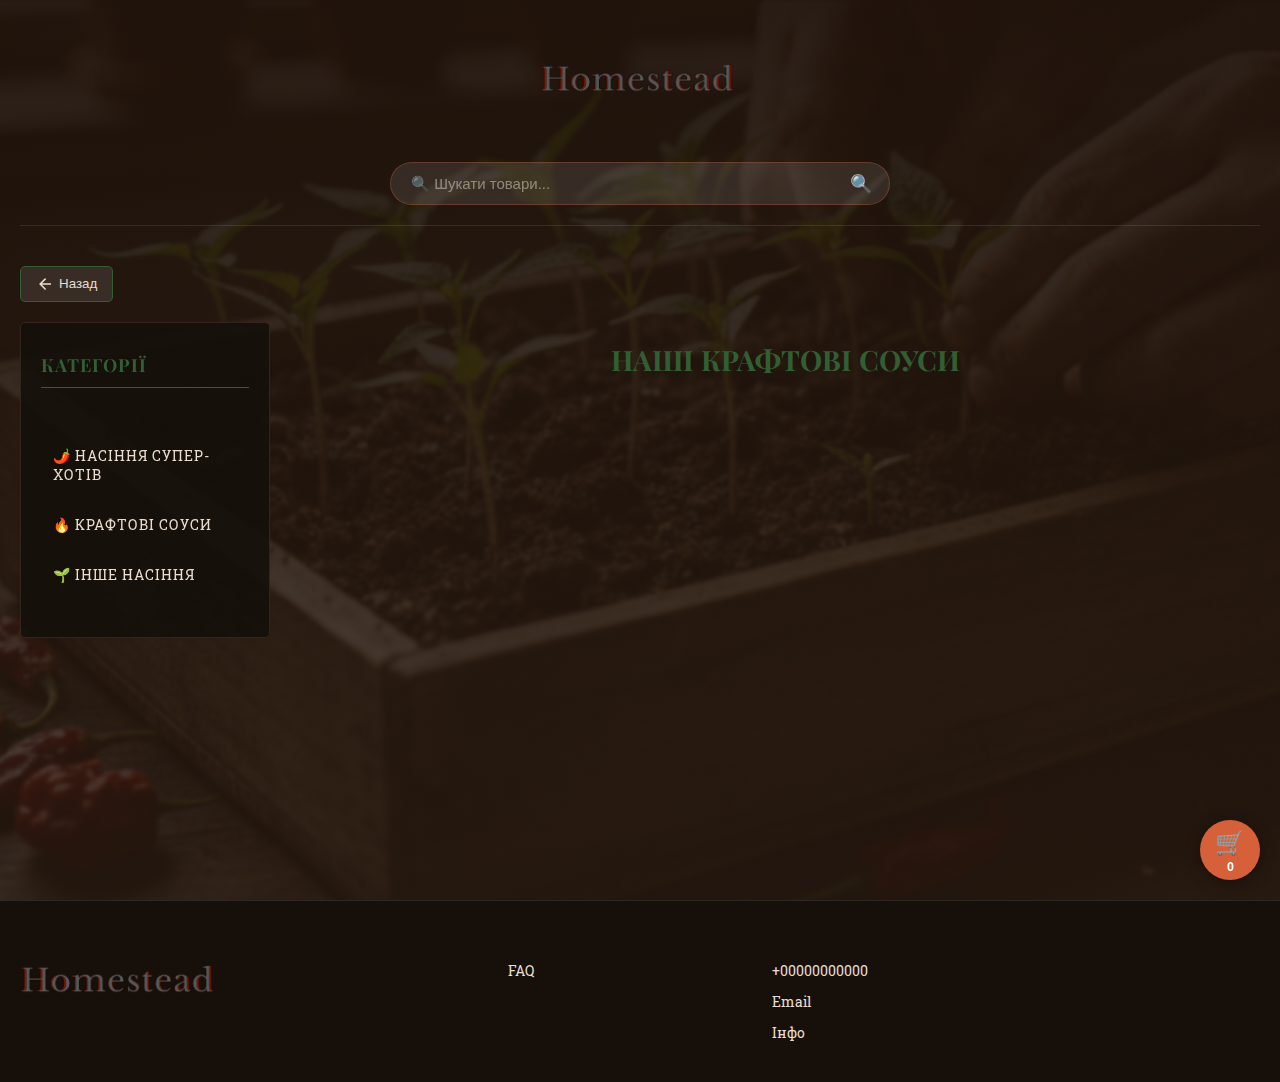
<file: sauces.html>
<!DOCTYPE html>
<html lang="uk">
<head>
    <meta charset="UTF-8">
    <meta name="viewport" content="width=device-width, initial-scale=1.0">
    
    <title>Купити крафтовий соус з суперхотів — Homestead</title>
    <meta name="description" content="Каталог екстремально гострих соусів крафтового виробництва">
    <meta name="keywords" content="насіння хабанеро, купити насіння перцю, суперхоти, superhot seeds, habanero red savina, вирощування перцю">

    <meta property="og:title" content="Насіння найгостріших перців світу — Homestead">
    <meta property="og:description" content="Великий вибір насіння Superhots. Вирости справжній вогонь вдома!">
    <meta property="og:image" content="1.PNG"> 

    <link href="https://fonts.googleapis.com/css2?family=Playfair+Display:wght@700&family=Roboto+Slab:wght@400;700&display=swap" rel="stylesheet">
    <link rel="stylesheet" href="style.css">

    <link rel="apple-touch-icon" sizes="57x57" href="apple-icon-57x57.png">
<link rel="apple-touch-icon" sizes="60x60" href="apple-icon-60x60.png">
<link rel="apple-touch-icon" sizes="72x72" href="apple-icon-72x72.png">
<link rel="apple-touch-icon" sizes="76x76" href="apple-icon-76x76.png">
<link rel="apple-touch-icon" sizes="114x114" href="apple-icon-114x114.png">
<link rel="apple-touch-icon" sizes="120x120" href="apple-icon-120x120.png">
<link rel="apple-touch-icon" sizes="144x144" href="apple-icon-144x144.png">
<link rel="apple-touch-icon" sizes="152x152" href="apple-icon-152x152.png">
<link rel="apple-touch-icon" sizes="180x180" href="apple-icon-180x180.png">
<link rel="icon" type="image/png" sizes="192x192"  href="android-icon-192x192.png">
<link rel="icon" type="image/png" sizes="32x32" href="favicon-32x32.png">
<link rel="icon" type="image/png" sizes="96x96" href="favicon-96x96.png">
<link rel="icon" type="image/png" sizes="16x16" href="favicon-16x16.png">
<link rel="manifest" href="manifest.json">
<meta name="msapplication-TileColor" content="#ffffff">
<meta name="msapplication-TileImage" content="ms-icon-144x144.png">
<meta name="theme-color" content="#ffffff">
    <style>
        :root {
            --primary-orange: #325e34; /* Зелений акцент для сторінки насіння */
            --text-color: #eaddcf;
            --sidebar-bg: rgba(20, 15, 10, 0.9);
        }

        body {
            margin: 0;
            font-family: 'Roboto Slab', serif;
            color: var(--text-color);
            background: #1a100a url('1.PNG') no-repeat center center fixed;
            background-size: cover;
        }
        a { text-decoration: none; color: inherit; }
        .overlay {
            background: linear-gradient(to bottom, rgba(30,18,10,0.95), rgba(40,25,15,0.8));
            min-height: 100vh;
        }

        .container {
            max-width: 1400px;
            margin: 0 auto;
            padding: 20px;
        }

        /* --- ХЕДЕР --- */
        header {
            padding: 20px 0;
            border-bottom: 1px solid rgba(255,255,255,0.1);
            margin-bottom: 40px;
            text-align: center;
        }

        .logo-small {
            max-width: 200px;
            display: inline-block;
        }

        /* --- КНОПКА НАЗАД --- */
        .back-btn {
            background: rgba(255,255,255,0.1);
            border: 1px solid var(--primary-orange);
            color: var(--text-color);
            padding: 8px 15px;
            cursor: pointer;
            display: inline-flex;
            align-items: center;
            gap: 5px;
            margin-bottom: 20px;
            border-radius: 5px;
            transition: 0.3s;
        }
        .back-btn:hover {
            background: var(--primary-orange);
            color: white;
        }
        .back-btn svg {
            width: 18px;
            height: 18px;
            fill: currentColor;
        }

        /* --- ОСНОВНИЙ КОНТЕНТ (SIDEBAR + GRID) --- */
        .main-layout {
            display: grid;
            grid-template-columns: 250px 1fr; 
            gap: 40px;
        }

        /* --- БІЧНЕ МЕНЮ --- */
        .sidebar {
            background: var(--sidebar-bg);
            padding: 30px 20px;
            border-radius: 5px;
            height: fit-content;
            position: sticky;
            top: 20px;
            border: 1px solid #33251e;
        }

        .sidebar h3 {
            font-family: 'Playfair Display', serif;
            color: var(--primary-orange);
            text-transform: uppercase;
            margin-bottom: 20px;
            border-bottom: 1px solid var(--primary-orange);
            padding-bottom: 10px;
        }

        .sidebar nav ul {
            list-style: none;
            padding: 0;
            margin: 0;
        }

        .sidebar nav ul li {
            margin-bottom: 15px;
        }

        .sidebar nav ul li a {
            text-decoration: none;
            color: var(--text-color);
            text-transform: uppercase;
            font-size: 14px;
            letter-spacing: 1px;
            transition: 0.3s;
            display: block;
        }

        .sidebar nav ul li a:hover {
            color: var(--primary-orange);
            padding-left: 5px;
        }
        
        /* SEO: Додамо стиль для H1, щоб він був, але не заважав дизайну */
        .page-title {
            grid-column: 1 / -1;
            font-family: 'Playfair Display', serif;
            font-size: 28px;
            color: var(--primary-orange);
            margin-bottom: 20px;
            text-transform: uppercase;
        }

        /* --- СІТКА ТОВАРІВ --- */
        /* Це змусить картки знову стати в ряд по 3 */
#catalog-container {
    display: grid;
    grid-template-columns: repeat(3, 1fr);
    gap: 30px;
    width: 100%;
}

/* Адаптивність для мобілок */
@media (max-width: 1000px) {
    #catalog-container {
        grid-template-columns: repeat(2, 1fr);
    }
}

@media (max-width: 600px) {
    #catalog-container {
        grid-template-columns: 1fr;
    }
}
   .product-card {
    background: rgba(255, 255, 255, 0.7); /* Напівпрозорий білий */
    backdrop-filter: blur(10px); /* Магічне розмиття фону */
    -webkit-backdrop-filter: blur(10px); /* Для Safari */
    
    border: 1px solid rgba(255, 255, 255, 0.3); /* Тонка "скляна" межа */
    border-radius: 15px;
    transition: all 0.3s ease;
}
        .product-card:hover {
            background: rgba(255, 255, 255, 0.9);
    transform: translateY(-5px); /* Легке підняття при наведенні */
    box-shadow: 0 10px 20px rgba(0, 0, 0, 0.1);;
        }

        .img-container {
            width: 100%;
            height: 280px;
            overflow: hidden;
            background: rgba(255, 255, 255, 0.03);
            border-radius: 12px 12px 0 0;
            display: flex;
            align-items: center;
            justify-content: center;
            border-bottom: 1px solid rgba(214, 96, 58, 0.2);
        }

        .img-container img {
            max-width: 90%;
            max-height: 90%;
            object-fit: contain;
            filter: drop-shadow(0 10px 15px rgba(0,0,0,0.5));
            transition: transform 0.5s ease;
        }

        .product-card:hover .img-container img {
            transform: scale(1.1) rotate(3deg);
        }

        .product-label {
            background: linear-gradient(135deg, #d6603a, #b04a2a);
            color: white;
            padding: 15px 10px;
            text-align: center;
            text-transform: uppercase;
            font-weight: 700;
            font-size: 18px; /* Трохи зменшив шрифт, щоб довгі назви влазили */
            letter-spacing: 1px;
            border-radius: 0 0 12px 12px;
            box-shadow: 0 4px 15px rgba(0,0,0,0.3);
            flex-grow: 1;
            display: flex;
            flex-direction: column;
            justify-content: space-between;
        }

        /* Теги */
        .product-tags {
            position: absolute;
            top: 10px;
            left: 10px;
            z-index: 2;
            display: flex;
            flex-direction: column;
            gap: 5px;
        }

        .product-tag {
            font-size: 12px;
            background: rgba(0, 0, 0, 0.7);
            color: #ffeb3b;
            padding: 4px 8px;
            border-radius: 4px;
            backdrop-filter: blur(4px);
        }

        /* Ціна та кнопка */
        .price-row {
            display: flex !important;
            justify-content: center !important;
            align-items: center !important;
            width: 100% !important;
            gap: 12px;
            margin-top: 15px;
        }

        .card-price {
            margin: 0 !important;
            font-size: 1.25em;
            font-weight: 800;
            color: #ffeb3b;
            text-shadow: 1px 1px 2px rgba(0,0,0,0.5);
        }

        .quick-add-btn {
            position: static !important;
            background: #4caf50;
            color: white;
            border: none;
            width: 36px;
            height: 36px;
            border-radius: 8px;
            cursor: pointer;
            display: flex;
            align-items: center;
            justify-content: center;
            box-shadow: none;
            z-index: 5;
            transition: transform 0.2s, background-color 0.2s !important;
        }

        .quick-add-btn:hover {
            transform: scale(1.1);
            background-color: #45a049 !important;
        }

        /* --- МОБІЛЬНА АДАПТАЦІЯ --- */
        @media (max-width: 1000px) {
            .main-layout { grid-template-columns: 1fr; }
            .products-grid { grid-template-columns: repeat(2, 1fr); }
            .sidebar { position: static; margin-bottom: 30px; }
        }

        @media (max-width: 600px) {
            .products-grid { grid-template-columns: 1fr; }
        }
    </style>
</head>
<body>

    <div class="overlay">
        <div class="container">
            <header>
                <a href="index.html">
                    <img src="homesteadlogo.png" alt="Homestead Logo" class="logo-small">
                </a>
                <!-- 🔍 БЛОК ПОШУКУ -->
    <div class="search-container" style="margin-top: 20px;">
        <input 
            type="text" 
            id="search-input" 
            placeholder="🔍 Шукати товари..."
            autocomplete="off"
        >
        <span class="search-icon">🔍</span>
        <div id="search-results"></div>
    </div>

            </header>
            
            <button class="back-btn" onclick="goBack()">
                <svg viewBox="0 0 24 24"><path d="M20,11V13H8L13.5,18.5L12.08,19.92L4.16,12L12.08,4.08L13.5,5.5L8,11H20Z"></path></svg>
                Назад
            </button>

            <div class="main-layout">
                <aside class="sidebar">
                    <h3>Категорії</h3>
                    <nav>
                        <ul>
                            <li><a href="seedsandseedlings.html">🌶️ Насіння супер-хотів</a></li>
                            <li><a href="sauces.html">🔥 Крафтові Соуси</a></li>
                            <li><a href="otherseeds.html">🌱 Інше насіння</a></li>
                        </ul>
                    </nav>
                </aside>

                <main class="products-grid"data-category="sauces">
                    <h1 class="page-title">Наші Крафтові Соуси</h1>

<div id="catalog-container" class="products-grid-inner">
    </div>
                </main>
            </div>
        </div>
    </div>

    <footer>
        <div class="container footer-content">
            <div class="footer-logo">
                <img src="homesteadlogo.png" alt="Homestead" class="footer-logo-img">
            </div>
            
            <div class="footer-links">
                <a href="faq.html">FAQ</a>
            </div>
            <div class="footer-contacts">
                <span>+00000000000</span>
                <a href="mailto:email@example.com">Email</a>
                <a href="faq.html">Інфо</a>
            </div>
        </div>
    </footer>

    <a href="#" class="floating-cart" onclick="openCheckout(); return false;">
        <span class="cart-icon">🛒</span>
        <span id="cart-count">0</span>
    </a>

    <div id="checkoutModal" class="modal">
        <div class="modal-box">
            <span class="close-btn" onclick="closeCheckout()">&times;</span>
            
            <div id="modal-main-content" style="display: grid; grid-template-columns: 1fr 300px; gap: 40px; width: 100%;">
                <div class="form-side">
                    <h2 style="color: var(--primary-orange); margin-top:0;">Оформлення</h2>
                    <div class="form-group">
                        <label>Прізвище Ім'я По-батькові</label>
                        <input type="text" id="cust-name">
                    </div>
                    <div class="form-group">
                        <label>Телефон</label>
                        <input type="tel" id="cust-phone" placeholder="+38XXXXXXXXXX" maxlength="13">
                    </div>
                    <div class="form-group">
                        <label>Спосіб доставки</label>
                        <select id="cust-delivery">
                            <option value="Відділення НП">Нова Пошта (Відділення)</option>
                            <option value="Поштомат НП">Нова Пошта (Поштомат)</option>
                            <option value="Кур'єр НП">Нова Пошта (Адресна доставка)</option>
                        </select>
                    </div>

                    <div class="form-group">
                        <label>Місто</label>
                        <input type="text" id="cust-city" placeholder="Київ">
                        <small style="opacity: 0.5; font-size: 10px;">Тільки населені пункти України</small>
                    </div>

                    <div class="form-group">
                        <label>Відділення № або Адреса</label>
                        <input type="text" id="cust-branch" placeholder="Наприклад: Відділення №10 або вул. Садова, 5">
                    </div>
                    <div class="form-group">
                        <label>Електронна пошта</label>
                        <input type="text" id="email" placeholder="">
                    </div>
                    <div class="form-group">
                        <label>Коментар</label>
                        <textarea id="cust-comment"></textarea>
                    </div>
                </div>

                <div class="summary-side">
                    <div style="background: rgba(0,0,0,0.2); padding: 15px; border-radius: 8px;">
                        <h4 style="margin-top:0;">ВАШІ ТОВАРИ:</h4>
                        <div id="final-list"></div> 
                        <div style="font-size: 20px; font-weight: bold; border-top: 1px solid #443; padding-top: 10px; text-align: right;">
                            Разом: <span id="final-price">0.00</span>
                        </div>
                    </div>
                    <button class="add-btn" style="margin-top:20px; background:#6ba86b;" onclick="submitOrder()">Замовити</button>
                </div>
            </div>

            <div id="success-msg" style="display:none; text-align: center; width: 100%;">
                <h2>🌿 Замовлення прийнято!</h2>
                <p>Дякуємо, ми скоро зв'яжемося з вами.</p>
                <button class="add-btn" onclick="closeCheckout()">Закрити</button>
            </div>
        </div>
    </div>

    <script src="products.js"></script>
    <script src="search.js"></script>
    <script src="cart.js"></script>
    <script src="catalog.js"></script>
</body>
</html>
</file>
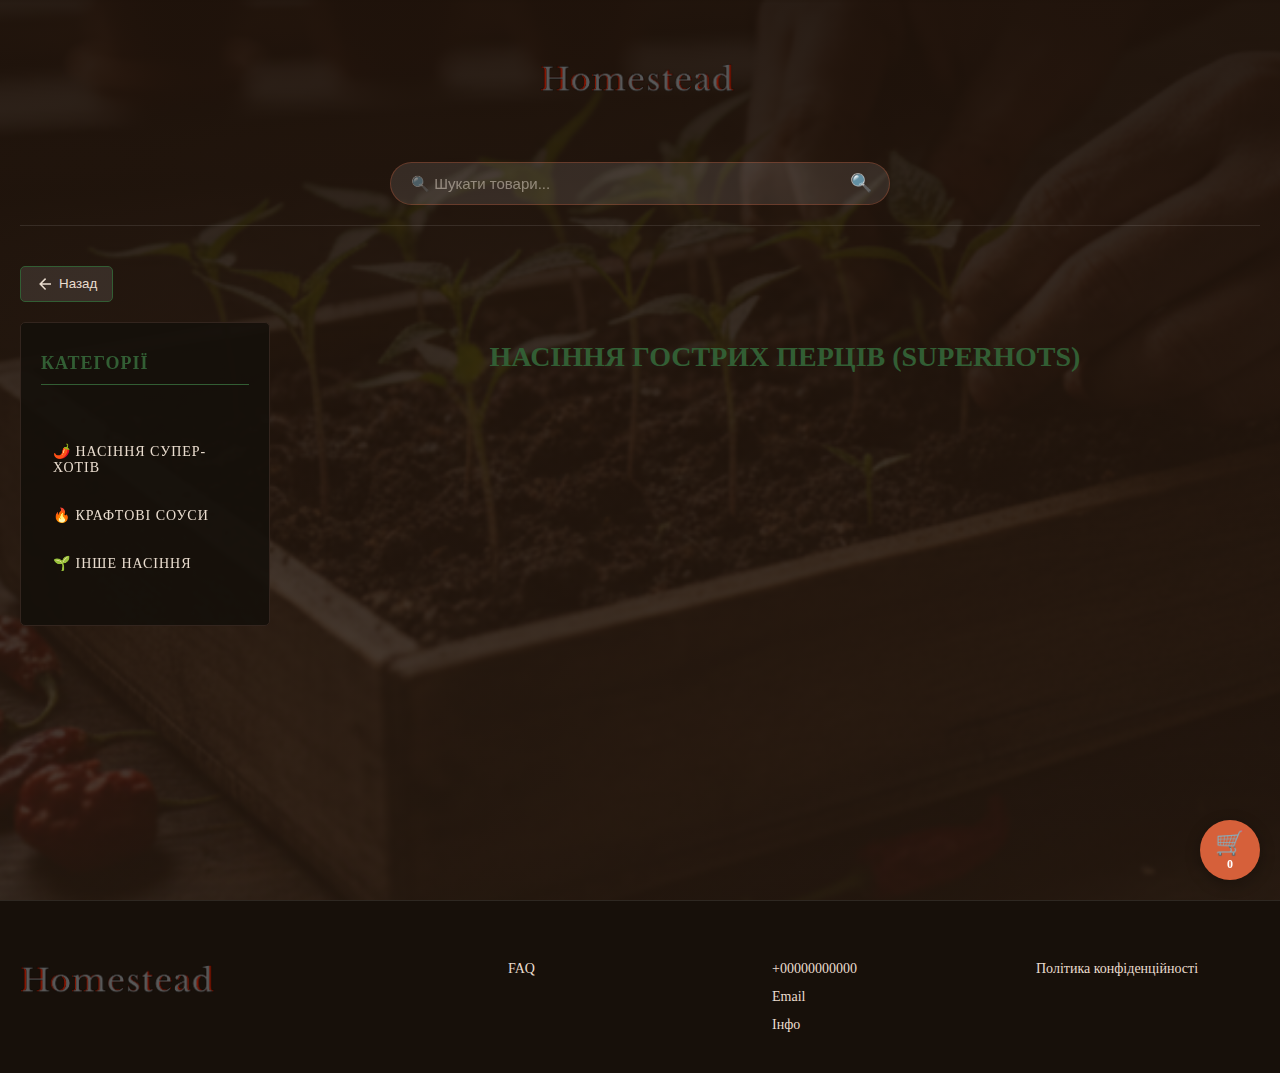
<file: seedsandseedlings.html>
<!DOCTYPE html>
<html lang="uk">
<head>
    <meta charset="UTF-8">
    <meta name="viewport" content="width=device-width, initial-scale=1.0">
    <meta http-equiv="Content-Security-Policy" content="default-src 'self'; 
    style-src 'self' 'unsafe-inline' https://fonts.googleapis.com; 
    font-src 'self' https://fonts.gstatic.com; 
    script-src 'self' 'unsafe-inline'; 
    img-src 'self' data:;">
    <title>Купити насіння перців Superhots: Хабанеро, Скорпіон — Homestead</title>
    <meta name="description" content="Каталог насіння екстремально гострих перців (Superhots). Habanero, Trinidad Scorpion, Ghost Pepper. 100% схожість, власний збір.">
    <meta name="keywords" content="насіння хабанеро, купити насіння перцю, суперхоти, superhot seeds, habanero red savina, вирощування перцю">

    <meta property="og:title" content="Насіння найгостріших перців світу — Homestead">
    <meta property="og:description" content="Великий вибір насіння Superhots. Вирости справжній вогонь вдома!">
    <meta property="og:image" content="1.PNG"> 

    <link href="https://fonts.googleapis.com/css2?family=Playfair+Display:wght@700&family=Roboto+Slab:wght@400;700&display=swap" rel="stylesheet">
    <link rel="stylesheet" href="style.css">
    <link rel="apple-touch-icon" sizes="57x57" href="apple-icon-57x57.png">
<link rel="apple-touch-icon" sizes="60x60" href="apple-icon-60x60.png">
<link rel="apple-touch-icon" sizes="72x72" href="apple-icon-72x72.png">
<link rel="apple-touch-icon" sizes="76x76" href="apple-icon-76x76.png">
<link rel="apple-touch-icon" sizes="114x114" href="apple-icon-114x114.png">
<link rel="apple-touch-icon" sizes="120x120" href="apple-icon-120x120.png">
<link rel="apple-touch-icon" sizes="144x144" href="apple-icon-144x144.png">
<link rel="apple-touch-icon" sizes="152x152" href="apple-icon-152x152.png">
<link rel="apple-touch-icon" sizes="180x180" href="apple-icon-180x180.png">
<link rel="icon" type="image/png" sizes="192x192"  href="android-icon-192x192.png">
<link rel="icon" type="image/png" sizes="32x32" href="favicon-32x32.png">
<link rel="icon" type="image/png" sizes="96x96" href="favicon-96x96.png">
<link rel="icon" type="image/png" sizes="16x16" href="favicon-16x16.png">
<link rel="manifest" href="manifest.json">
<meta name="msapplication-TileColor" content="#ffffff">
<meta name="msapplication-TileImage" content="ms-icon-144x144.png">
<meta name="theme-color" content="#ffffff">
    <style>
        :root {
            --primary-orange: #325e34; /* Зелений акцент для сторінки насіння */
            --text-color: #eaddcf;
            --sidebar-bg: rgba(20, 15, 10, 0.9);
        }

        body {
            margin: 0;
            font-family: 'Roboto Slab', serif;
            color: var(--text-color);
            background: #1a100a url('1.PNG') no-repeat center center fixed;
            background-size: cover;
        }
        a { text-decoration: none; color: inherit; }
        .overlay {
            background: linear-gradient(to bottom, rgba(30,18,10,0.95), rgba(40,25,15,0.8));
            min-height: 100vh;
        }

        .container {
            max-width: 1400px;
            margin: 0 auto;
            padding: 20px;
        }

        /* --- ХЕДЕР --- */
        header {
            padding: 20px 0;
            border-bottom: 1px solid rgba(255,255,255,0.1);
            margin-bottom: 40px;
            text-align: center;
        }

        .logo-small {
            max-width: 200px;
            display: inline-block;
        }

        /* --- КНОПКА НАЗАД --- */
        .back-btn {
            background: rgba(255,255,255,0.1);
            border: 1px solid var(--primary-orange);
            color: var(--text-color);
            padding: 8px 15px;
            cursor: pointer;
            display: inline-flex;
            align-items: center;
            gap: 5px;
            margin-bottom: 20px;
            border-radius: 5px;
            transition: 0.3s;
        }
        .back-btn:hover {
            background: var(--primary-orange);
            color: white;
        }
        .back-btn svg {
            width: 18px;
            height: 18px;
            fill: currentColor;
        }

        /* --- ОСНОВНИЙ КОНТЕНТ (SIDEBAR + GRID) --- */
        .main-layout {
            display: grid;
            grid-template-columns: 250px 1fr; 
            gap: 40px;
        }

        /* --- БІЧНЕ МЕНЮ --- */
        .sidebar {
            background: var(--sidebar-bg);
            padding: 30px 20px;
            border-radius: 5px;
            height: fit-content;
            position: sticky;
            top: 20px;
            border: 1px solid #33251e;
        }

        .sidebar h3 {
            font-family: 'Playfair Display', serif;
            color: var(--primary-orange);
            text-transform: uppercase;
            margin-bottom: 20px;
            border-bottom: 1px solid var(--primary-orange);
            padding-bottom: 10px;
        }

        .sidebar nav ul {
            list-style: none;
            padding: 0;
            margin: 0;
        }

        .sidebar nav ul li {
            margin-bottom: 15px;
        }

        .sidebar nav ul li a {
            text-decoration: none;
            color: var(--text-color);
            text-transform: uppercase;
            font-size: 14px;
            letter-spacing: 1px;
            transition: 0.3s;
            display: block;
        }

        .sidebar nav ul li a:hover {
            color: var(--primary-orange);
            padding-left: 5px;
        }
        
        /* SEO: Додамо стиль для H1, щоб він був, але не заважав дизайну */
        .page-title {
            grid-column: 1 / -1;
            font-family: 'Playfair Display', serif;
            font-size: 28px;
            color: var(--primary-orange);
            margin-bottom: 20px;
            text-transform: uppercase;
        }

        /* --- СІТКА ТОВАРІВ --- */
        /* Це змусить картки знову стати в ряд по 3 */
#catalog-container {
    display: grid;
    grid-template-columns: repeat(3, 1fr);
    gap: 30px;
    width: 100%;
}

/* Адаптивність для мобілок */
@media (max-width: 1000px) {
    #catalog-container {
        grid-template-columns: repeat(2, 1fr);
    }
}

@media (max-width: 600px) {
    #catalog-container {
        grid-template-columns: 1fr;
    }
}


        .product-card:hover {
            transform: translateY(-8px);
            border-color: var(--primary-orange);
            box-shadow: 0 15px 30px rgba(0,0,0,0.6);
        }

        .img-container {
            width: 100%;
            height: 280px;
            overflow: hidden;
            background: rgba(255, 255, 255, 0.03);
            border-radius: 12px 12px 0 0;
            display: flex;
            align-items: center;
            justify-content: center;
            border-bottom: 1px solid rgba(214, 96, 58, 0.2);
        }

        .img-container img {
            max-width: 90%;
            max-height: 90%;
            object-fit: contain;
            filter: drop-shadow(0 10px 15px rgba(0,0,0,0.5));
            transition: transform 0.5s ease;
        }

        .product-card:hover .img-container img {
            transform: scale(1.1) rotate(3deg);
        }

        .product-label {
            background: linear-gradient(135deg, #d6603a, #b04a2a);
            color: white;
            padding: 15px 10px;
            text-align: center;
            text-transform: uppercase;
            font-weight: 700;
            font-size: 18px; /* Трохи зменшив шрифт, щоб довгі назви влазили */
            letter-spacing: 1px;
            border-radius: 0 0 12px 12px;
            box-shadow: 0 4px 15px rgba(0,0,0,0.3);
            flex-grow: 1;
            display: flex;
            flex-direction: column;
            justify-content: space-between;
        }

        /* Теги */
        .product-tags {
            position: absolute;
            top: 10px;
            left: 10px;
            z-index: 2;
            display: flex;
            flex-direction: column;
            gap: 5px;
        }

        .product-tag {
            font-size: 12px;
            background: rgba(0, 0, 0, 0.7);
            color: #ffeb3b;
            padding: 4px 8px;
            border-radius: 4px;
            backdrop-filter: blur(4px);
        }

        /* Ціна та кнопка */
        .price-row {
            display: flex !important;
            justify-content: center !important;
            align-items: center !important;
            width: 100% !important;
            gap: 12px;
            margin-top: 15px;
        }

        .card-price {
            margin: 0 !important;
            font-size: 1.25em;
            font-weight: 800;
            color: #ffeb3b;
            text-shadow: 1px 1px 2px rgba(0,0,0,0.5);
        }

        .quick-add-btn {
            position: static !important;
            background: #4caf50;
            color: white;
            border: none;
            width: 36px;
            height: 36px;
            border-radius: 8px;
            cursor: pointer;
            display: flex;
            align-items: center;
            justify-content: center;
            box-shadow: none;
            z-index: 5;
            transition: transform 0.2s, background-color 0.2s !important;
        }

        .quick-add-btn:hover {
            transform: scale(1.1);
            background-color: #45a049 !important;
        }

        /* --- МОБІЛЬНА АДАПТАЦІЯ --- */
        @media (max-width: 1000px) {
            .main-layout { grid-template-columns: 1fr; }
            .products-grid { grid-template-columns: repeat(2, 1fr); }
            .sidebar { position: static; margin-bottom: 30px; }
        }

        @media (max-width: 600px) {
            .products-grid { grid-template-columns: 1fr; }
        }
    </style>
</head>
<body>

    <div class="overlay">
        <div class="container">
            <header>
                <a href="index.html">
                    <img src="homesteadlogo.png" alt="Homestead Logo" class="logo-small">
                </a>
                <!-- 🔍 БЛОК ПОШУКУ -->
    <div class="search-container" style="margin-top: 20px;">
        <input 
            type="text" 
            id="search-input" 
            placeholder="🔍 Шукати товари..."
            autocomplete="off"
        >
        <span class="search-icon">🔍</span>
        <div id="search-results"></div>
    </div>
            </header>
            
            <button class="back-btn" onclick="goBack()">
                <svg viewBox="0 0 24 24"><path d="M20,11V13H8L13.5,18.5L12.08,19.92L4.16,12L12.08,4.08L13.5,5.5L8,11H20Z"></path></svg>
                Назад
            </button>

            <div class="main-layout">
                <aside class="sidebar">
                    <h3>Категорії</h3>
                    <nav>
                        <ul>
                            <li><a href="seedsandseedlings.html">🌶️ Насіння супер-хотів</a></li>
                            <li><a href="sauces.html">🔥 Крафтові Соуси</a></li>
                            <li><a href="otherseeds.html">🌱 Інше насіння</a></li>
                        </ul>
                    </nav>
                </aside>

                <main class="products-grid" data-category="seeds">
                    <h1 class="page-title">Насіння гострих перців (Superhots)</h1>

<div id="catalog-container" class="products-grid-inner" >
    </div>
                </main>
            </div>
        </div>
    </div>

    <footer>
        <div class="container footer-content">
            <div class="footer-logo">
                <img src="homesteadlogo.png" alt="Homestead" class="footer-logo-img">
            </div>
            
            <div class="footer-links">
                <a href="faq.html">FAQ</a>
            </div>
            <div class="footer-contacts">
                <span>+00000000000</span>
                <a href="mailto:email@example.com">Email</a>
                <a href="faq.html">Інфо</a>
            </div>
            <div class="footer-pp">
                    <a href="privacy.html">Політика конфіденційності</a>
                </div>
        </div>
    </footer>

    <a href="#" class="floating-cart" onclick="openCheckout(); return false;">
        <span class="cart-icon">🛒</span>
        <span id="cart-count">0</span>
    </a>

    <div id="checkoutModal" class="modal">
        <div class="modal-box">
            <span class="close-btn" onclick="closeCheckout()">&times;</span>
            
            <div id="modal-main-content" style="display: grid; grid-template-columns: 1fr 300px; gap: 40px; width: 100%;">
                <div class="form-side">
                    <h2 style="color: var(--primary-orange); margin-top:0;">Оформлення</h2>
                    <div class="form-group">
                        <label>Прізвище Ім'я По-батькові</label>
                        <input type="text" id="cust-name">
                    </div>
                    <div class="form-group">
                        <label>Телефон</label>
                        <input type="tel" id="cust-phone" placeholder="+38XXXXXXXXXX" maxlength="13">
                    </div>
                    <div class="form-group">
                        <label>Спосіб доставки</label>
                        <select id="cust-delivery">
                            <option value="Відділення НП">Нова Пошта (Відділення)</option>
                            <option value="Поштомат НП">Нова Пошта (Поштомат)</option>
                            <option value="Кур'єр НП">Нова Пошта (Адресна доставка)</option>
                        </select>
                    </div>

                    <div class="form-group">
                        <label>Місто</label>
                        <input type="text" id="cust-city" placeholder="Київ">
                        <small style="opacity: 0.5; font-size: 10px;">Тільки населені пункти України</small>
                    </div>

                    <div class="form-group">
                        <label>Відділення № або Адреса</label>
                        <input type="text" id="cust-branch" placeholder="Наприклад: Відділення №10 або вул. Садова, 5">
                    </div>
                    <div class="form-group">
                        <label>Електронна пошта</label>
                        <input type="text" id="email" placeholder="">
                    </div>
                    <div class="form-group">
                        <label>Коментар</label>
                        <textarea id="cust-comment"></textarea>
                    </div>
                    <!-- HONEYPOT: Приховане поле для захисту від ботів -->
<div class="form-group" style="position: absolute; left: -9999px; opacity: 0;">
    <label>Веб-сайт (не заповнюйте це поле)</label>
    <input type="text" id="website_url" name="website_url" tabindex="-1" autocomplete="off">
</div>
                </div>

                <div class="summary-side">
                    <div style="background: rgba(0,0,0,0.2); padding: 15px; border-radius: 8px;">
                        <h4 style="margin-top:0;">ВАШІ ТОВАРИ:</h4>
                        <div id="final-list"></div> 
                        <div style="font-size: 20px; font-weight: bold; border-top: 1px solid #443; padding-top: 10px; text-align: right;">
                            Разом: <span id="final-price">0.00</span>
                        </div>
                    </div>
                    <button class="add-btn" style="margin-top:20px; background:#6ba86b;" onclick="submitOrder()">Замовити</button>
                </div>
            </div>

            <div id="success-msg" style="display:none; text-align: center; width: 100%;">
                <h2>🌿 Замовлення прийнято!</h2>
                <p>Дякуємо, ми скоро зв'яжемося з вами.</p>
                <button class="add-btn" onclick="closeCheckout()">Закрити</button>
            </div>
        </div>
    </div>

    <script src="products.js"></script>
    <script src="search.js"></script>
    <script src="cart.js"></script>
    <script src="catalog.js"></script>
</body>
</html>
</file>
<file: style.css>
/* ╔═══════════════════════════════════════════════════════════╗
   ║  HOMESTEAD - ГОЛОВНИЙ ФАЙЛ СТИЛІВ                        ║
   ║  Версія 3.0 - Оптимізована та прокоментована             ║
   ╚═══════════════════════════════════════════════════════════╝ */

/* =========================================
   📦 СЕКЦІЯ 1: ШРИФТИ ТА ІМПОРТИ
   Підключення зовнішніх шрифтів
   ========================================= */
@import url('https://fonts.googleapis.com/css2?family=Playfair+Display:wght@400;700&family=Roboto+Slab:wght@300;400;700&display=swap');

/* Скидання box-model для всіх елементів */
*, *::before, *::after {
    box-sizing: border-box;
}


/* =========================================
   🎨 СЕКЦІЯ 2: CSS ЗМІННІ (КОЛЬОРОВА СХЕМА)
   ТУТ можна змінювати кольори всього сайту!
   ========================================= */
:root {
    /* 🔶 ОСНОВНІ КОЛЬОРИ (за замовчуванням - помаранчеві) */
    --primary-color: #d6603a;           /* Головний акцентний колір */
    --primary-hover: #b85330;           /* Колір при наведенні */
    --text-color: #eaddcf;              /* Колір тексту */
    --bg-dark: #1a100a;                 /* Темний фон */
    
    /* 🛒 КОШИК ТА МОДАЛЬНІ ВІКНА */
    --cart-bg: #2a1f18;                 /* Фон кошика */
    --modal-overlay: rgba(0, 0, 0, 0.9);
    
    /* 📊 SIDEBAR ТА БЛОКИ */
    --sidebar-bg: rgba(20, 15, 10, 0.9);
    --border-color: rgba(255, 255, 255, 0.1);
    
    /* 💰 ДОДАТКОВІ КОЛЬОРИ */
    --price-color: #ffeb3b;             /* Колір ціни */
    --success-color: #4caf50;           /* Зелений для кнопок */
    --danger-color: #e74c3c;            /* Червоний для видалення */
}


/* =========================================
   🌿 СЕКЦІЯ 3: КОЛЬОРОВІ ТЕМИ СТОРІНОК
   Перевизначення кольорів для різних сторінок
   ========================================= */

/* 🌱 СТОРІНКА НАСІННЯ - ЗЕЛЕНА ТЕМА */
.seeds-page {
    --primary-color: #2d5a2f;          /* Темно-зелений */
    --primary-hover: #234a24;
    --price-color: #8bc34a;            /* Світло-зелений для ціни */
}

/* 🔥 СТОРІНКА СОУСІВ - БАГРОВА ТЕМА */
.sauces-page {
    --primary-color: #8b1e3f;          /* Багровий */
    --primary-hover: #6b1530;
    --price-color: #ff6b9d;            /* Рожево-червоний для ціни */
}

/* 📚 СТОРІНКА FAQ */
.faq-page {
    /* Використовує стандартні кольори */
}

/* СТОРІНКА ТОВАРУ */
.product-page-layout {
    
}

/* =========================================
   🌍 СЕКЦІЯ 4: ГЛОБАЛЬНІ СТИЛІ
   Базові стилі для всього сайту
   ========================================= */
body {
    margin: 0;
    padding: 0;
    font-family: 'Roboto Slab', serif;
    color: var(--text-color);
    background-color: var(--bg-dark);
    min-height: 100vh;
    display: flex;
    flex-direction: column;
}

/* Фон для головної сторінки */
body.homepage {
    background-image: url('peppers-bg.jpg');
    background-size: cover;
    background-position: center;
    background-attachment: fixed;
}

/* Фон для сторінки насіння */
.seeds-page {
    background: var(--bg-dark) url('1.PNG') no-repeat center center fixed;
    background-size: cover;
}

/* Фон для сторінки соусів */
.sauces-page {
    background: var(--bg-dark) url('2.PNG') no-repeat center center fixed;
    background-size: cover;
}

/* Напівпрозорий оверлей поверх фону */
.overlay {
    background: linear-gradient(
        to bottom,
        rgba(30, 18, 10, 0.95),
        rgba(40, 25, 15, 0.8),
        rgba(30, 18, 10, 0.95)
    );
    width: 100%;
    min-height: 100vh;
    flex-grow: 1;
    display: flex;
    flex-direction: column;
}

/* Контейнер для вмісту */
.container {
    max-width: 1300px;
    margin: 0 auto;
    padding: 0 20px;
    width: 100%;
}

/* Посилання без підкреслення */
a {
    text-decoration: none;
    color: inherit;
    transition: all 0.3s ease;
}


/* =========================================
   📱 СЕКЦІЯ 5: ХЕДЕР (ШАПКА САЙТУ)
   Логотип, навігація, кошик
   ========================================= */
header {
    padding: 25px 0;
    display: flex;
    flex-direction: column;
    align-items: center;
    gap: 20px;
    border-bottom: 1px solid var(--border-color);
    margin-bottom: 40px;
    position: relative;
    z-index: 100;
}

/* Анімована верхня навігація */
.top-nav {
    order: 1;
    font-size: 15px;
    opacity: 0.9;
    margin-bottom: 10px;
    position: relative;
    height: 20px;
    overflow: hidden;
    width: 100%;
    display: flex;
    justify-content: center;
}

.top-nav span {
    position: absolute;
    width: 100%;
    text-align: center;
    opacity: 0;
    transform: translateY(10px);
    animation: textSlide 9s infinite ease-in-out;
}

.top-nav span:nth-child(1) { animation-delay: 0s; }
.top-nav span:nth-child(2) { animation-delay: 3s; }
.top-nav span:nth-child(3) { animation-delay: 6s; }

@keyframes textSlide {
    0% { opacity: 0; transform: translateY(10px); }
    5% { opacity: 1; transform: translateY(0); }
    28% { opacity: 1; transform: translateY(0); }
    33% { opacity: 0; transform: translateY(-10px); }
    100% { opacity: 0; transform: translateY(-10px); }
}

/* Логотипи */
.logo-image {
    order: 2;
    width: 500px;
    height: auto;
    display: block;
}

.logo-small {
    max-width: 250px;
    height: auto;
    display: block;
    margin: 20px 0;
}


/* =========================================
   🔍 СЕКЦІЯ 6: ПОШУК
   Поле пошуку та результати
   ========================================= */
.search-container {
    position: relative;
    max-width: 500px;
    width: 100%;
    margin: 20px auto 0;
}

#search-input {
    width: 100%;
    padding: 12px 45px 12px 20px;
    background: rgba(255, 255, 255, 0.1);
    border: 1px solid rgba(214, 96, 58, 0.3);
    border-radius: 25px;
    color: var(--text-color);
    font-size: 15px;
    transition: all 0.3s;
    outline: none;
}

#search-input::placeholder {
    color: rgba(234, 221, 207, 0.5);
}

#search-input:focus {
    background: rgba(255, 255, 255, 0.15);
    border-color: var(--primary-color);
    box-shadow: 0 0 15px rgba(214, 96, 58, 0.3);
}

.search-icon {
    position: absolute;
    right: 18px;
    top: 50%;
    transform: translateY(-50%);
    color: var(--primary-color);
    pointer-events: none;
    font-size: 18px;
}

/* Випадаючий список результатів */
#search-results {
    position: absolute;
    top: calc(100% + 10px);
    left: 0;
    right: 0;
    background: rgba(26, 16, 10, 0.98);
    border: 1px solid var(--primary-color);
    border-radius: 12px;
    max-height: 500px;
    overflow-y: auto;
    z-index: 1000;
    display: none;
    box-shadow: 0 10px 30px rgba(0, 0, 0, 0.5);
    backdrop-filter: blur(10px);
}

/* Скролбар для результатів */
#search-results::-webkit-scrollbar {
    width: 8px;
}

#search-results::-webkit-scrollbar-track {
    background: rgba(0, 0, 0, 0.2);
    border-radius: 10px;
}

#search-results::-webkit-scrollbar-thumb {
    background: var(--primary-color);
    border-radius: 10px;
}

/* Окремий результат пошуку */
.search-result-item {
    display: flex;
    align-items: center;
    gap: 15px;
    padding: 12px 15px;
    border-bottom: 1px solid rgba(255, 255, 255, 0.05);
    text-decoration: none;
    color: inherit;
    transition: all 0.2s;
}

.search-result-item:hover {
    background: rgba(214, 96, 58, 0.15);
}

.search-result-item:last-child {
    border-bottom: none;
}

.search-result-img {
    width: 60px;
    height: 60px;
    flex-shrink: 0;
    border-radius: 8px;
    overflow: hidden;
    background: rgba(255, 255, 255, 0.03);
}

.search-result-img img {
    width: 100%;
    height: 100%;
    object-fit: cover;
}

.search-result-info {
    flex: 1;
}

.search-result-name {
    font-weight: 600;
    font-size: 15px;
    margin-bottom: 4px;
}

.search-result-category {
    font-size: 12px;
    opacity: 0.6;
}

.search-result-price {
    font-weight: 700;
    font-size: 16px;
    color: var(--primary-color);
}

.search-no-results {
    padding: 30px 20px;
    text-align: center;
    opacity: 0.6;
}


/* =========================================
   🛒 СЕКЦІЯ 7: КОШИК
   Іконка кошика в хедері та плаваюча кнопка
   ========================================= */

/* Обгортка кошика в хедері */
.cart-wrapper {
    position: absolute;
    top: 25px;
    right: 40px;
    z-index: 200;
}

.cart-icon-btn {
    background: var(--cart-bg);
    border: 1px solid var(--primary-color);
    padding: 10px 12px;
    border-radius: 50%;
    cursor: pointer;
    position: relative;
    display: flex;
    align-items: center;
    justify-content: center;
    transition: 0.3s;
}

.cart-icon-btn:hover {
    background: var(--primary-color);
    transform: scale(1.05);
}

.cart-icon-svg {
    width: 24px;
    height: 24px;
    fill: var(--text-color);
}

/* Бейдж з кількістю товарів */
.cart-badge {
    position: absolute;
    top: -5px;
    right: -5px;
    background: var(--danger-color);
    color: white;
    border-radius: 50%;
    width: 20px;
    height: 20px;
    display: flex;
    align-items: center;
    justify-content: center;
    font-size: 11px;
    font-weight: bold;
}

/* =========================================
   ВИПРАВЛЕНИЙ КОШИК (НА МІСЦІ + СТАБІЛЬНИЙ HOVER)
   ========================================= */

.cart-wrapper {
    position: absolute;  /* Повертаємо його в куток */
    top: 25px;           /* Твій відступ зверху */
    right: 40px;         /* Твій відступ справа */
    z-index: 200;
    padding-bottom: 20px; /* Створюємо зону комфорту під іконкою */
}

.cart-dropdown {
    position: absolute;
    top: calc(100% - 5px); /* Трішки підтягуємо вгору до іконки */
    right: 0;
    width: 320px;
    background: var(--cart-bg);
    border: 1px solid var(--primary-orange);
    border-radius: 8px;
    padding: 20px;
    z-index: 1001;
    box-shadow: 0 10px 30px rgba(0, 0, 0, 0.5);

    /* Плавність та затримка (щоб не зникав миттєво) */
    display: block; /* Залишаємо block для простоти */
    opacity: 0;
    visibility: hidden;
    transform: translateY(10px);
    transition: opacity 0.3s ease, transform 0.3s ease, visibility 0.3s;
    transition-delay: 0.2s; /* Даємо 0.2 сек, щоб мишка встигла повернутися */
}

/* Стан при наведенні */
.cart-wrapper:hover .cart-dropdown {
    opacity: 1;
    visibility: visible;
    transform: translateY(0);
    transition-delay: 0s; /* З'являється миттєво */
}

/* ТРЮК "НЕВИДИМИЙ МІСТ" */
/* Цей блок заповнює порожнечу між кнопкою і меню, щоб hover не втрачався */
.cart-dropdown::before {
    content: '';
    position: absolute;
    top: -25px; 
    left: 0;
    right: 0;
    height: 30px;
    background: transparent;
}

/* Маленька декоративна стрілочка зверху */
.cart-dropdown::after {
    content: '';
    position: absolute;
    top: -6px;
    right: 15px;
    width: 12px;
    height: 12px;
    background: var(--cart-bg);
    border-left: 1px solid var(--primary-orange);
    border-top: 1px solid var(--primary-orange);
    transform: rotate(45deg);
}

/* Виправляємо список всередині */
.cart-items-container {
    max-height: 300px;
    overflow-y: auto;
    margin-bottom: 15px;
}

/* Плаваючий кошик (знизу справа) */
.floating-cart {
    position: fixed;
    bottom: 20px;
    right: 20px;
    background: var(--primary-color);
    color: white;
    width: 60px;
    height: 60px;
    border-radius: 50%;
    display: flex;
    flex-direction: column;
    align-items: center;
    justify-content: center;
    box-shadow: 0 4px 15px rgba(0, 0, 0, 0.3);
    z-index: 999;
    text-decoration: none;
    transition: 0.3s;
}

.floating-cart:hover {
    transform: scale(1.1);
}

.floating-cart .cart-icon {
    font-size: 24px;
}

.floating-cart #cart-count {
    font-size: 12px;
    font-weight: bold;
}


/* =========================================
   🏠 СЕКЦІЯ 8: ГОЛОВНА СТОРІНКА
   Hero секція, картки категорій
   ========================================= */

/* Головний текстовий блок */
.hero-text {
    text-align: center;
    margin: 60px 0;
}

.sub-header {
    font-size: 18px;
    opacity: 0.9;
    margin-bottom: 20px;
}

.green-text {
    color: #6ba86b;
}

.fire-text {
    color: var(--primary-color);
}

.hero-text h1 {
    font-family: 'Playfair Display', serif;
    font-size: 52px;
    margin: 20px 0;
    text-shadow: 2px 2px 8px rgba(0, 0, 0, 0.7);
}

.description {
    font-size: 16px;
    line-height: 1.8;
    opacity: 0.85;
    max-width: 900px;
    margin: 30px auto;
}

.pepper-icon {
    width: 30px;
    height: auto;
    vertical-align: middle;
    margin: 0 5px;
}

/* Сітка карток категорій */
.cards-section {
    display: grid;
    grid-template-columns: repeat(3, 1fr);
    gap: 30px;
    margin: 50px 0;
}

.card-link {
    position: relative;
    overflow: hidden;
    border-radius: 15px;
    transition: 0.3s;
    box-shadow: 0 4px 15px rgba(0, 0, 0, 0.3);
    display: block;
    aspect-ratio: 1 / 1;
}

.card-link:hover {
    transform: translateY(-10px);
    box-shadow: 0 8px 25px rgba(214, 96, 58, 0.4);
}

.card-image {
    width: 100%;
    height: 100%;
    object-fit: cover;
    display: block;
    transition: 0.3s;
}

.card-link:hover .card-image {
    transform: scale(1.05);
}

.card-label {
    position: absolute;
    bottom: 20px;
    left: 20px;
    font-size: 28px;
    font-weight: 700;
    text-shadow: 2px 2px 8px rgba(0, 0, 0, 0.8);
    z-index: 10;
}


/* =========================================
   🎬 СЕКЦІЯ 9: ВІДЕО БАНЕР
   Відео секція на головній
   ========================================= */
.hero-banner {
    margin: 80px 0;
}

.video-container {
    position: relative;
    width: 100%;
    height: 500px;
    border-radius: 15px;
    overflow: hidden;
    box-shadow: 0 10px 30px rgba(0, 0, 0, 0.5);
}

.bg-video {
    position: absolute;
    top: 0;
    left: 0;
    width: 100%;
    height: 100%;
    object-fit: cover;
}

.hero-content {
    position: absolute;
    top: 50%;
    left: 50%;
    transform: translate(-50%, -50%);
    text-align: center;
    z-index: 10;
}

.hero-content h2 {
    font-size: 48px;
    margin-bottom: 10px;
    text-shadow: 2px 2px 8px rgba(0, 0, 0, 0.8);
}

.hero-content p {
    font-size: 20px;
    opacity: 0.9;
}


/* =========================================
   ⭐ СЕКЦІЯ 10: FEATURES (ПЕРЕВАГИ)
   Блоки з іконками на головній
   ========================================= */
.features-grid {
    display: grid;
    grid-template-columns: repeat(3, 1fr);
    gap: 40px;
    padding: 60px 20px;
    margin: 40px auto;
    max-width: 1300px;
}

.feature-item {
    text-align: center;
    padding: 30px 20px;
    background: rgba(255, 255, 255, 0.03);
    border-radius: 10px;
    border: 1px solid rgba(255, 255, 255, 0.05);
    transition: 0.3s;
}

.feature-item:hover {
    background: rgba(255, 255, 255, 0.05);
    border-color: var(--primary-color);
}

.feature-icon {
    font-size: 48px;
    margin-bottom: 20px;
    text-shadow: 0 0 15px var(--primary-color);
}

.feature-item h3 {
    font-size: 20px;
    margin-bottom: 15px;
    color: var(--primary-color);
}

.feature-item p {
    font-size: 14px;
    opacity: 0.8;
    line-height: 1.6;
}


/* =========================================
   🛍️ СЕКЦІЯ 11: КАТАЛОГ ТОВАРІВ
   Сітка товарів, картки, фільтри
   ========================================= */

/* Layout: Sidebar + Каталог */
.main-layout {
    display: grid;
    grid-template-columns: 250px 1fr;
    gap: 40px;
    margin-bottom: 50px;
}

/* =========================================
   ОНОВЛЕНИЙ SIDEBAR (МЕРДЖ)
   ========================================= */

.sidebar {
    background: var(--sidebar-bg);
    padding: 30px 20px;
    border-radius: 10px;
    height: fit-content;
    top: 20px;
    border: 1px solid #33251e;
    display: flex;
    flex-direction: column;
    gap: 30px; /* Відступи між категоріями, реками та формою */
}

/* Заголовки блоків у сайдбарі */
.sidebar h3, .sidebar h4 {
    font-family: 'Playfair Display', serif;
    color: var(--primary-orange); /* Виправив на orange, як у твоїх змінних */
    text-transform: uppercase;
    margin-bottom: 20px;
    border-bottom: 1px solid rgba(214, 96, 58, 0.3);
    padding-bottom: 10px;
    font-size: 18px;
    letter-spacing: 1px;
}
.sidebar h3 {
    font-family: 'Playfair Display', serif;
    color: var(--primary-orange);
    text-transform: uppercase;
    margin-top: 0;         /* Прибираємо відступ зверху */
    margin-bottom: 10px;    /* Зменшили відступ від заголовка до самого списку */
    border-bottom: 1px solid rgba(214, 96, 58, 0.3);
    padding-bottom: 10px;
    font-size: 18px;
    letter-spacing: 1px;
}

/* Специфічне налаштування для першого заголовка, щоб він був впритул до верху */
.sidebar h3:first-child {
    margin-top: 0;
}

.sidebar ul {
    list-style: none;
    padding: 0;
    margin: 0; /* Прибираємо зовнішні відступи списку */
}

.sidebar li {
    margin-bottom: 8px; /* Трохи щільніший список */
}

.sidebar a {
    text-decoration: none;
    color: var(--text-color);
    text-transform: uppercase;
    font-size: 13px;
    letter-spacing: 1px;
    transition: 0.3s;
    display: block;
    padding: 8px 12px;
    border-radius: 5px;
}

.sidebar a:hover,
.sidebar a.active {
    color: var(--primary-orange);
    background: rgba(214, 96, 58, 0.1);
    padding-left: 20px; /* Твій ефект зміщення */
}

/* --- Додаткові стилі для рекомендацій та відгуків у сайдбарі --- */

.sidebar-rec-wrapper {
    width: 100%;
}

#sidebar-rec-grid {
    display: flex;
    flex-direction: column;
    gap: 15px;
}

#review-form-section {
    background: rgba(255, 255, 255, 0.02);
    padding: 15px;
    border-radius: 8px;
    border: 1px solid rgba(255, 255, 255, 0.05);
}

#review-form-section input, 
#review-form-section textarea {
    width: 100%;
    margin-bottom: 10px;
    border-radius: 4px;
    font-size: 14px;
}
/* Заголовок сторінки */
.page-title {
    font-family: 'Playfair Display', serif;
    font-size: 28px;
    color: var(--primary-color);
    margin-bottom: 20px;
    text-transform: uppercase;
    text-align: center;
}

/* Сітка товарів */
#catalog-container {
    display: grid;
    grid-template-columns: repeat(3, 1fr);
    gap: 30px;
    width: 100%;
}

/* Картка товару */
.product-card {
    background: rgba(26, 16, 10, 0.9);
    border: 1px solid rgba(255, 255, 255, 0.1);
    border-radius: 12px;
    overflow: hidden;
    transition: all 0.4s ease;
    text-decoration: none;
    color: inherit;
    display: flex;
    flex-direction: column;
    position: relative;
    box-shadow: 0 8px 20px rgba(0, 0, 0, 0.4);
}

.product-card:hover {
    transform: translateY(-8px);
    border-color: var(--primary-color);
    box-shadow: 0 15px 30px rgba(0, 0, 0, 0.6);
}

/* Теги на картці */
.product-tags {
    position: absolute;
    top: 10px;
    left: 10px;
    z-index: 10;
    display: flex;
    flex-direction: column;
    gap: 5px;
}

.product-tag {
    display: inline-block;
    padding: 3px 10px;
    border-radius: 50px; /* Округлі "пігулки" виглядають сучасніше */
    font-size: 11px;
    font-weight: 800;
    text-transform: uppercase;
    letter-spacing: 0.5px;
    color: #fff;
    box-shadow: 0 2px 5px rgba(0,0,0,0.15);
    margin-bottom: 5px;
}

/* 🔥 ГАРЯЧИЙ ГРАДІЄНТ */
.product-tag.hot {
    background: linear-gradient(45deg, #d32f2f, #f44336, #ff9800);
    background-size: 200% auto;
    animation: fire-move 3s linear infinite;
}

/* ✨ НОВИНКА */
.product-tag.new {
    background: linear-gradient(45deg, #2e7d32, #66bb6a);
}

/* 🍋 ЦИТРУС / СМАКИ */
.product-tag.flavor {
    /* Твій обраний градієнт */
    background: linear-gradient(45deg, #FF9A00, #FF4D00, #00B4D8);
    background-size: 150% 150%;
    
    /* Трішки магії для об'єму */
    color: #fff;
    border: 1px solid rgba(255, 255, 255, 0.2);
    box-shadow: 0 3px 10px rgba(255, 77, 0, 0.3);
    
    /* Текст робимо максимально чітким */
    text-shadow: 0px 1px 2px rgba(0, 0, 0, 0.2);
    
    /* Плавна анімація переливу */
    animation: flavor-glow 4s ease infinite;
}

@keyframes flavor-glow {
    0% { background-position: 0% 50%; }
    50% { background-position: 100% 50%; }
    100% { background-position: 0% 50%; }
}

/* Анімація для вогню */
@keyframes fire-move {
    0% { background-position: 0% 50%; }
    50% { background-position: 100% 50%; }
    100% { background-position: 0% 50%; }
}

/* Контейнер зображення */
.img-container {
    width: 100%;
    height: 280px;
    overflow: hidden;
    background: rgba(255, 255, 255, 0.03);
    border-radius: 12px 12px 0 0;
    display: flex;
    align-items: center;
    justify-content: center;
    border-bottom: 1px solid rgba(214, 96, 58, 0.2);
    position: relative;
}

.img-container img {
    max-width: 90%;
    max-height: 90%;
    object-fit: contain;
    filter: drop-shadow(0 10px 15px rgba(0, 0, 0, 0.5));
    transition: transform 0.5s ease;
}

.product-card:hover .img-container img {
    transform: scale(1.1) rotate(3deg);
}

/* Нижня частина картки */
.product-label {
    background: linear-gradient(135deg, var(--primary-color), var(--primary-hover));
    color: white;
    padding: 15px 10px;
    text-align: center;
    text-transform: uppercase;
    font-weight: 700;
    font-size: 16px;
    letter-spacing: 1px;
    border-radius: 0 0 12px 12px;
    box-shadow: 0 4px 15px rgba(0, 0, 0, 0.3);
    flex-grow: 1;
    display: flex;
    flex-direction: column;
    justify-content: space-between;
}

.product-label .p-name {
    margin: 0 0 10px 0;
    font-size: 18px;
    line-height: 1.2;
}

/* Рядок з ціною та кнопкою */
.price-row {
    display: flex !important;
    justify-content: center !important;
    align-items: center !important;
    width: 100% !important;
    gap: 12px;
    margin-top: 15px;
}

.card-price {
    margin: 0 !important;
    font-size: 1.25em;
    font-weight: 800;
    color: var(--price-color);
    text-shadow: 1px 1px 2px rgba(0, 0, 0, 0.5);
}

/* Кнопка швидкого додавання */
.quick-add-btn {
    position: static !important;
    background: var(--success-color);
    color: white;
    border: none;
    width: 36px;
    height: 36px;
    border-radius: 8px;
    cursor: pointer;
    display: flex;
    align-items: center;
    justify-content: center;
    font-size: 20px;
    transition: transform 0.2s, background-color 0.2s !important;
}

.quick-add-btn:hover {
    transform: scale(1.1);
    background-color: #45a049 !important;
}


/* =========================================
   🌶️ СЕКЦІЯ 12: ФІЛЬТРИ ГОСТРОТИ
   Кнопки фільтрації товарів
   ========================================= */
.filter-section {
    display: flex;
    align-items: center;
    justify-content: center;
    gap: 15px;
    margin-bottom: 30px;
    padding: 10px;
}

.filter-title {
    font-family: 'Playfair Display', serif;
    text-transform: uppercase;
    font-size: 14px;
    opacity: 0.7;
}

.filter-buttons {
    display: flex;
    gap: 8px;
    flex-wrap: wrap;
}

.filter-btn {
    background: rgba(42, 31, 25, 0.8);
    border: 1px solid rgba(214, 96, 58, 0.4);
    color: var(--text-color);
    padding: 8px 15px;
    border-radius: 20px;
    cursor: pointer;
    transition: all 0.3s ease;
    font-size: 14px;
    font-family: 'Roboto Slab', serif;
}

.filter-btn:hover {
    border-color: var(--primary-color);
    background: rgba(214, 96, 58, 0.2);
}

.filter-btn.active {
    background: var(--primary-color);
    color: white;
    border-color: var(--primary-color);
    box-shadow: 0 0 15px rgba(214, 96, 58, 0.3);
}


/* =========================================
   📄 СЕКЦІЯ 13: СТОРІНКА ТОВАРУ
   Галерея, опис, характеристики
   ========================================= */

/* Сітка: галерея + інформація */
.main-grid {
    display: grid;
    /* 280px для сайдбару, 1fr (все інше) для товару */
    grid-template-columns: 280px 1fr; 
    gap: 40px;
    align-items: start; /* Щоб сайдбар не розтягувався на всю висоту */
    margin-bottom: 60px;
    position: relative;
}

/* Обгортка для правої частини (Товар + Відгуки + Рекомендації) */
.product-content-wrapper {
    display: flex;
    flex-direction: column;
    gap: 60px; /* Відступ між Товаром, Рекомендаціями та Відгуками */
    width: 100%;
    min-width: 0; /* Важливо: запобігає розтягуванню сітки картинками */
}
.product-page {
    display: grid;
    grid-template-columns: 1fr 1fr;
    gap: 40px;
}

/* Галерея */
.gallery-col {
    position: relative;
}

.main-img-wrap {
    position: relative;
    width: 100%;
    aspect-ratio: 1 / 1; /* Робить блок ідеально квадратним (можна змінити на 4/5 для високих фото) */
    height: 500px;
    border-radius: 10px;
    overflow: hidden;
    background: rgba(255, 255, 255, 0.03);
    margin-bottom: 20px;
}

.main-img-wrap img {
    width: 100%;
    height: 100%;
    object-fit: cover;   /* ЦЕ ГОЛОВНЕ: фото розтягується і заповнює весь блок, зайве обрізається */
    object-position: center; /* Центрує фото */
    display: block;
}

/* Стрілки навігації */
.nav-arrow {
    position: absolute;
    top: 50%;
    transform: translateY(-50%);
    background: rgba(0, 0, 0, 0.5);
    color: white;
    border: none;
    font-size: 24px;
    padding: 10px 15px;
    cursor: pointer;
    z-index: 10;
    transition: 0.3s;
}

.nav-arrow:hover {
    background: var(--primary-color);
}

.nav-arrow.left {
    left: 10px;
}

.nav-arrow.right {
    right: 10px;
}

/* Мініатюри */
.thumbs-grid {
    display: grid;
    grid-template-columns: repeat(auto-fill, minmax(80px, 1fr));
    gap: 10px;
}

.thumb-img {
    width: 100%;
    height: 80px;
    object-fit: cover;
    border-radius: 5px;
    cursor: pointer;
    border: 2px solid transparent;
    transition: 0.3s;
}

.thumb-img:hover,
.thumb-img.active {
    border-color: var(--primary-color);
}

/* Інформація про товар */
.info-col h1 {
    font-size: 36px;
    margin-bottom: 20px;
}

.heat-tag {
    display: inline-block;
    background: var(--primary-color);
    color: white;
    padding: 8px 15px;
    border-radius: 5px;
    font-size: 14px;
    font-weight: bold;
    margin-bottom: 15px;
}

.price-big {
    font-size: 42px;
    font-weight: 700;
    color: var(--primary-color);
    margin: 20px 0;
}

/* Характеристики */
.product-specs {
    margin-top: 20px;
    border-top: 1px solid rgba(214, 96, 58, 0.3);
    padding-top: 15px;
}

.product-specs table {
    width: 100%;
    font-size: 14px;
    border-collapse: collapse;
}

.product-specs tr {
    border-bottom: 1px solid rgba(255, 255, 255, 0.05);
}

.product-specs td {
    padding: 8px 0;
}

.product-specs td:first-child {
    opacity: 0.7;
}

.product-specs td:last-child {
    text-align: right;
}

.product-meta {
    margin-top: 25px;
    border-top: 1px dashed #443;
    padding-top: 15px;
}

.product-meta p {
    margin: 5px 0;
    font-size: 14px;
    opacity: 0.8;
}

/* Тільки для сторінки товару */
.product-page-layout {
    background: radial-gradient(circle at 50% 30%, #2c1e17 0%, #1a100a 100%) !important;
    background-attachment: fixed;
}
/* Назва товару */
.product-page-layout #p-name {
    font-family: 'Playfair Display', serif;
    font-size: 2.8rem;
    color: #fff;
    text-shadow: 0 2px 10px rgba(0,0,0,0.3);
    margin-bottom: 15px;
}

/* Мітка гостроти (Heat Tag) */
.product-page-layout .heat-tag {
    background: rgba(214, 96, 58, 0.1) !important;
    border: 1px solid var(--primary-orange) !important;
    color: var(--primary-orange) !important;
    padding: 6px 16px !important;
    border-radius: 50px !important;
    font-weight: bold;
    text-transform: uppercase;
    letter-spacing: 1px;
    display: inline-block;
    box-shadow: 0 0 15px rgba(214, 96, 58, 0.2);
}

/* Великий цінник */
.product-page-layout .price-big {
    font-size: 32px !important;
    color: #fff !important;
    font-weight: 700;
    margin: 20px 0;
    display: flex;
    align-items: baseline;
    gap: 10px;
}

/* =========================================
   🎯 СЕКЦІЯ 14: КНОПКИ
   Основна кнопка, кнопка назад
   ========================================= */

/* Головна кнопка (Додати в кошик) */
.add-btn {
    background: var(--primary-color);
    color: white;
    border: none;
    padding: 15px 40px;
    font-size: 18px;
    font-weight: 600;
    border-radius: 8px;
    cursor: pointer;
    transition: 0.3s;
    width: 100%;
    font-family: inherit;
}

.add-btn:hover {
    background: var(--primary-hover);
    transform: translateY(-2px);
    box-shadow: 0 5px 15px rgba(214, 96, 58, 0.3);
}

/* Кнопка назад */
.back-btn {
    background: rgba(255, 255, 255, 0.1);
    border: 1px solid var(--primary-color);
    color: var(--text-color);
    padding: 12px 24px;
    border-radius: 8px;
    cursor: pointer;
    display: inline-flex;
    align-items: center;
    gap: 10px;
    margin-bottom: 30px;
    transition: 0.3s;
}

.back-btn:hover {
    background: var(--primary-color);
    transform: translateX(-5px);
}

.back-btn svg {
    width: 18px;
    height: 18px;
    fill: currentColor;
}

/* Кнопка вгору */
.back-to-top {
    display: none;
    position: fixed;
    bottom: 30px;
    left: 30px;
    z-index: 99;
    border: none;
    outline: none;
    background-color: var(--primary-color);
    color: white;
    cursor: pointer;
    padding: 10px 15px;
    border-radius: 50%;
    font-size: 20px;
    box-shadow: 0 4px 10px rgba(0, 0, 0, 0.3);
    transition: transform 0.3s;
}

.back-to-top:hover {
    transform: scale(1.1) rotate(-15deg);
}


/* =========================================
   💬 СЕКЦІЯ 15: МОДАЛЬНЕ ВІКНО (КОШИК)
   Форма замовлення
   ========================================= */
.modal {
    display: none;
    position: fixed;
    top: 0;
    left: 0;
    width: 100%;
    height: 100%;
    background: var(--modal-overlay);
    z-index: 10000;
    overflow-y: auto;
    padding: 50px 20px;
}

.modal-box {
    background: var(--cart-bg);
    max-width: 1000px;
    margin: 0 auto;
    padding: 40px;
    border-radius: 15px;
    position: relative;
    box-shadow: 0 20px 60px rgba(0, 0, 0, 0.5);
}

.close-btn {
    position: absolute;
    top: 15px;
    right: 20px;
    font-size: 36px;
    color: var(--text-color);
    cursor: pointer;
    transition: 0.3s;
    background: none;
    border: none;
}

.close-btn:hover {
    color: var(--primary-color);
}

/* Група полів форми */
.form-group {
    margin-bottom: 20px;
}

.form-group label {
    display: block;
    margin-bottom: 8px;
    font-weight: 600;
    font-size: 14px;
}

.form-group input,
.form-group select,
.form-group textarea {
    width: 100%;
    padding: 12px;
    background: #1a120e;
    border: 1px solid #44332a;
    color: white;
    border-radius: 5px;
    font-family: inherit;
    font-size: 14px;
}

.form-group input:focus,
.form-group select:focus,
.form-group textarea:focus {
    outline: none;
    border-color: var(--primary-color);
}

.form-group textarea {
    resize: vertical;
    min-height: 80px;
}

.form-group small {
    display: block;
    margin-top: 5px;
    opacity: 0.5;
    font-size: 10px;
}

.input-error {
    border-color: var(--danger-color) !important;
}

.total-price-display {
    color: var(--primary-color);
    font-weight: bold;
}


/* =========================================
   📚 СЕКЦІЯ 16: FAQ СТОРІНКА
   Питання/відповіді, інструкції
   ========================================= */

/* Layout для FAQ */
.faq-page .main-layout {
    max-width: 1200px;
    margin: 0 auto;
    padding: 20px;
}

.faq-page main {
    max-width: 850px;
    width: 100%;
}

/* Блоки контенту */
.content-box {
    background: rgba(40, 30, 25, 0.4);
    border-radius: 12px;
    border: 1px solid rgba(255, 255, 255, 0.05);
    padding: 30px;
    margin-bottom: 30px;
}

.content-box h1 {
    font-family: 'Playfair Display', serif;
    font-size: 2.5rem;
    color: var(--primary-color);
    margin-top: 0;
}

.content-box h2 {
    font-family: 'Playfair Display', serif;
    color: var(--primary-color);
    border-bottom: 2px solid var(--primary-color);
    display: inline-block;
    margin-bottom: 20px;
    padding-bottom: 5px;
    font-size: 24px;
}

/* Елемент FAQ */
.faq-item {
    border-bottom: 1px solid rgba(214, 96, 58, 0.2);
    padding: 15px 0;
    transition: all 0.3s ease;
}

.faq-item.active {
    background: rgba(214, 96, 58, 0.05);
    border-radius: 8px;
    padding: 15px;
    margin: 5px 0;
    border-left: 3px solid var(--primary-color);
    border-bottom: none;
}

/* Питання (кнопка) */
.faq-question {
    font-weight: 700;
    color: var(--text-color);
    cursor: pointer;
    display: flex;
    justify-content: space-between;
    align-items: center;
    transition: 0.3s;
    padding: 10px;
    background: none;
    border: none;
    width: 100%;
    text-align: left;
    font-size: 16px;
    font-family: inherit;
}

.faq-question:hover {
    color: var(--primary-color);
}

.faq-question::after {
    content: '+';
    font-size: 24px;
    color: var(--primary-color);
    transition: 0.3s;
    margin-left: 10px;
}

.faq-question.active::after {
    content: '−';
}

/* Відповідь */
.faq-answer {
    margin-top: 10px;
    display: none;
    color: #ccc;
    line-height: 1.6;
    font-weight: 300;
    transition: all 0.4s ease;
    padding: 10px 10px 10px 20px;
}

/* Сітка кроків (інструкції) */
.step-grid {
    display: grid;
    grid-template-columns: repeat(auto-fit, minmax(200px, 1fr));
    gap: 20px;
    margin-top: 15px;
}

.step {
    background: rgba(0, 0, 0, 0.2);
    padding: 15px;
    border-radius: 8px;
    border-left: 3px solid var(--primary-color);
    min-height: 180px;
    transition: 0.3s;
}

.step:hover {
    border-bottom: 2px solid var(--primary-color);
    background: rgba(255, 255, 255, 0.05);
    transform: translateY(-5px);
}

.step h4 {
    color: var(--primary-color);
    margin-top: 0;
}


/* =========================================
   📖 СЕКЦІЯ 17: PRIVACY / 404 СТОРІНКИ
   ========================================= */
.privacy-container,
.error-404 {
    max-width: 800px;
    margin: 50px auto;
    padding: 40px;
    background: rgba(255, 255, 255, 0.05);
    border-radius: 10px;
    line-height: 1.8;
}

.privacy-container h1,
.error-404 h1 {
    color: var(--primary-color);
    margin-bottom: 30px;
}

.privacy-container h2 {
    color: var(--primary-color);
    margin-top: 30px;
    margin-bottom: 15px;
}

.error-404 {
    min-height: 80vh;
    display: flex;
    flex-direction: column;
    align-items: center;
    justify-content: center;
    text-align: center;
}

.error-404 h1 {
    font-size: 120px;
    line-height: 1;
    margin: 0;
}

.error-404 h2 {
    font-size: 32px;
    margin: 20px 0;
}


/* =========================================
   🦶 СЕКЦІЯ 18: ФУТЕР
   ========================================= */
footer {
    border-top: 1px solid var(--border-color);
    padding: 40px 0 20px;
    margin-top: auto;
    background: rgba(20, 15, 10, 0.5);
}

.footer-content {
    display: grid;
    grid-template-columns: 2fr 1fr 1fr 1fr;
    gap: 40px;
    align-items: start;
}

.footer-logo-img {
    width: 200px;
    height: auto;
}

.footer-links,
.footer-contacts,
.footer-pp {
    display: flex;
    flex-direction: column;
    gap: 12px;
}

.footer-links a,
.footer-contacts a,
.footer-contacts span,
.footer-pp a {
    color: var(--text-color);
    transition: 0.3s;
    font-size: 14px;
}

.footer-links a:hover,
.footer-contacts a:hover,
.footer-pp a:hover {
    color: var(--primary-color);
}


/* =========================================
   📱 СЕКЦІЯ 19: АДАПТИВНІСТЬ (RESPONSIVE)
   Стилі для різних розмірів екрану
   ========================================= */

/* Планшети (до 1024px) */
@media (max-width: 1024px) {
    .main-layout {
        grid-template-columns: 250px 1fr;
    }
    
    .product-page {
        grid-template-columns: 1fr;
    }
    
    .footer-content {
        grid-template-columns: repeat(2, 1fr);
    }
    
    #catalog-container {
        grid-template-columns: repeat(2, 1fr);
    }
}

/* Мобільні (до 768px) */
@media (max-width: 768px) {
    .cart-wrapper {
        position: static;
        order: 3;
    }
    
    .logo-image {
        width: 300px;
    }
    
    .hero-text h1 {
        font-size: 36px;
    }
    
    .cards-section {
        grid-template-columns: 1fr;
    }
    
    .features-grid {
        grid-template-columns: 1fr;
        padding: 40px 20px;
    }
    
    .main-layout {
        grid-template-columns: 1fr;
    }
    
    .sidebar {
        position: static;
        margin-bottom: 30px;
    }
    
    #catalog-container {
        grid-template-columns: 1fr;
    }
    
    .modal-box {
        padding: 20px;
    }
    
    .footer-content {
        grid-template-columns: 1fr;
    }
    
    .step-grid {
        grid-template-columns: 1fr;
    }

   
}

/* Маленькі мобільні (до 480px) */
@media (max-width: 480px) {
    .hero-text h1 {
        font-size: 28px;
    }
    
    .video-container {
        height: 300px;
    }
    
    .error-404 h1 {
        font-size: 80px;
    }

}

@media (max-width: 768px) {
    
    /* Сайдбар і основний контент стають один під одним */
    .main-grid {
        grid-template-columns: 1fr; 
        gap: 20px;
    }

    /* Картинка і інформація про товар стають один під одним */
    .product-page {
        grid-template-columns: 1fr;
        gap: 30px;
    }
@media (max-width: 768px) {
    /* Тільки на сторінці ТОВАРУ відправляємо сайдбар вниз */
    .product-page-layout .main-grid {
        display: flex;
        flex-direction: column;
    }
    .product-page-layout .product-content-wrapper {
        order: 1;
    }
    .product-page-layout .sidebar {
        order: 2;
    }

    /* На сторінці КАТЕГОРІЙ (каталогу) залишаємо стандартний порядок */
    /* Сайдбар (фільтри/категорії) буде першим за списком у HTML і опиниться зверху */
    .category-page-layout .main-grid {
        display: flex;
        flex-direction: column;
    }
    .category-page-layout .sidebar {
        order: 1; /* Категорії/фільтри зверху */
        margin-bottom: 20px;
    }
    .category-page-layout .product-content-wrapper {
        order: 2; /* Товари знизу */
    }
}


    /* Зменшуємо висоту картинки, щоб вона не була на весь екран */
    .main-img-wrap {
        height: auto;
        aspect-ratio: 1 / 1; /* Тримаємо квадрат */
    }

    /* Зменшуємо шрифти, щоб заголовки не "кричали" */
    .product-page-layout #p-name {
        font-size: 2rem;
    }

    .price-big {
        font-size: 28px !important;
    }

    /* Робимо таблицю характеристик зручнішою */
    .product-specs td {
        font-size: 13px;
    }

    /* Ховаємо сайдбар або переносимо його вниз (за бажанням) */
    /* .sidebar { order: 2; } */
}

/* =========================================
   🎁 СЕКЦІЯ 20: ДОПОМІЖНІ КЛАСИ
   Спеціальні стани товарів
   ========================================= */

/* Товар немає в наявності */
.out-of-stock {
    filter: grayscale(0.8);
    opacity: 0.6;
    position: relative;
}

.out-of-stock::after {
    content: "ОЧІКУЄТЬСЯ";
    position: absolute;
    top: 50%;
    left: 50%;
    transform: translate(-50%, -50%) rotate(-15deg);
    background: #ff4444;
    color: white;
    padding: 5px 15px;
    font-weight: bold;
    font-size: 14px;
    border-radius: 5px;
    z-index: 10;
    box-shadow: 0 0 10px rgba(0, 0, 0, 0.5);
}

/* Бейдж знижки */
.sale-badge {
    position: absolute;
    top: 10px;
    right: 10px;
    background: var(--danger-color);
    color: white;
    padding: 5px 10px;
    border-radius: 5px;
    font-size: 11px;
    font-weight: bold;
    z-index: 20;
}


/* ╔═══════════════════════════════════════════════════════════╗
   ║  КІНЕЦЬ ФАЙЛУ                                            ║
   ║  Всього: 20 секцій, ~1750 рядків коду                   ║
   ╚═══════════════════════════════════════════════════════════╝ */
</file>
